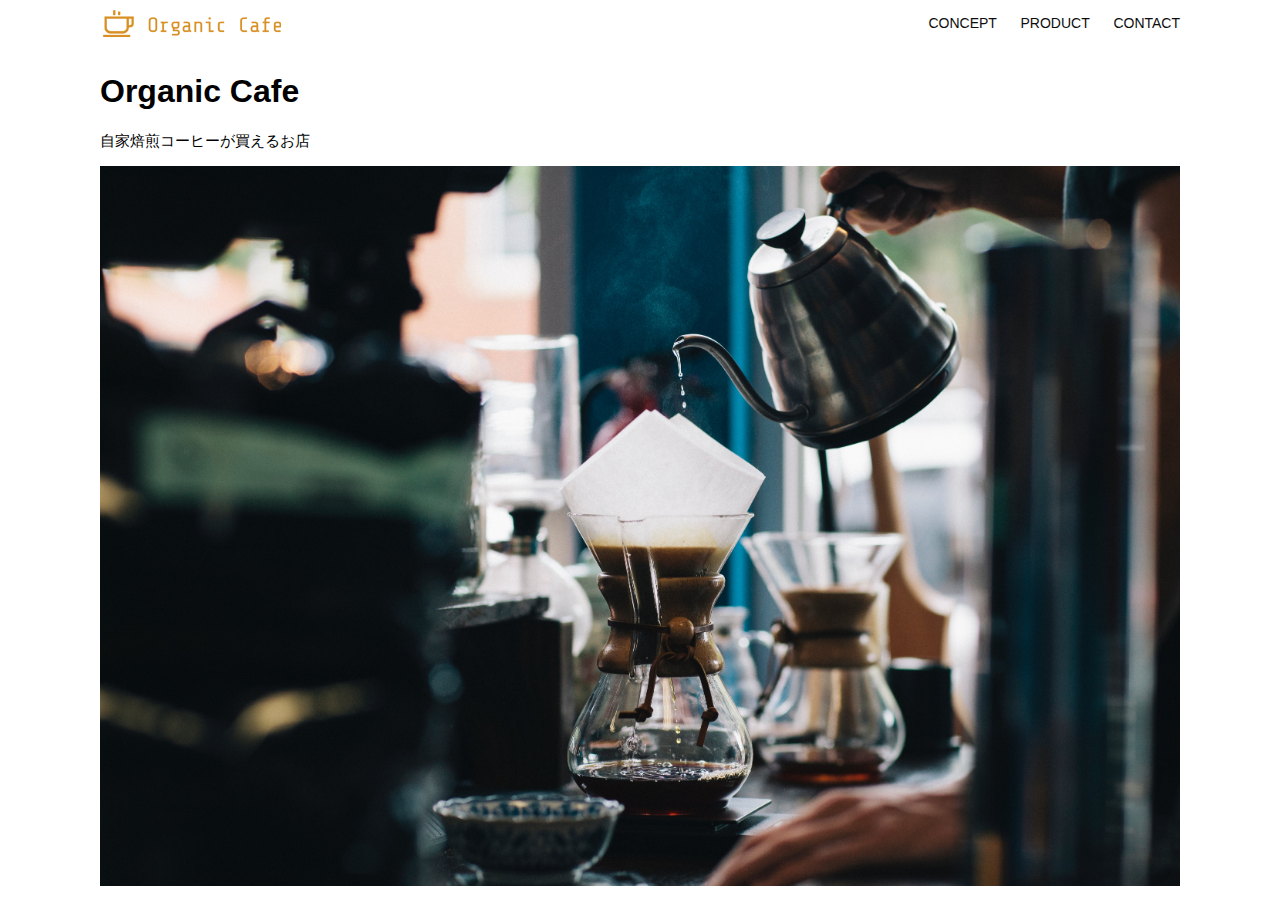
<file: kadai_013/index.html>
<!DOCTYPE html>
<html>
  <head>
    <title>Organic Cafe</title>
    <meta charset="UTF-8" />
    <meta name="description" content="自家焙煎のコーヒーがお家で楽しめるOrganic Cafe"/>
    <meta name="viewport" content="width=device-width, initial-scale=1.0" />
    <link rel="stylesheet" href="style.css" />
  </head>
  <body>
    <!-- ヘッダー -->
    <header>
      <!-- ロゴ -->
      <a href="index.html" id="logo"><img src="images/logo.png" alt="トップページに戻る"/></a>

      <!-- PC用ナビゲーション -->
      <nav id="nav-pc">
        <a href="index.html#concept">CONCEPT</a>
        <a href="index.html#product">PRODUCT</a>
        <a href="index.html#contact">CONTACT</a>
      </nav>

<!-- スマホ用メニューボタン -->
<img id="menu-sp" src="images/button-menu.png" alt="ナビゲーションを開く" onclick="document.getElementById('nav-sp').style.display = 'block'">

<!-- スマホ用ナビゲーション -->
 <nav id="nav-sp">
  <ul>
    <li>
     <img id="close" src="images/button-close.png" alt="ナビゲーションを閉じる" onclick="document.getElementById('nav-sp').style.display = 'none'">
    </li>
    <li>
     <a id="logo-sp" href="index.html" onclick="document.getElementById('nav-sp').style.display = 'none'">
      <img src="images/logo-sp.png" alt="トップページに戻る"> 
     </a>
    </li>
    <li>
      <a class="menu" href="index.html#concept" onclick="document.getElementById('nav-sp').style.display = 'none'">concept</a>
      </a> 
     </li> 
    <li>
     <a class="menu" href="index.html#product" onclick="document.getElementById('nav-sp').style.display = 'none'">product</a>
     </a> 
    </li> 
    <li>
     <a class="menu" href="index.html#contact" onclick="document.getElementById('nav-sp').style.display = 'none'">contact</a>
     </a>
    </li> 
  </ul>
 </nav> 
</header>


    <main>
      <article>
        <!-- メインビジュアル -->
        <section id="main-visual">
          <div id="main-message">
            <h1>Organic Cafe</h1>
            <p>自家焙煎コーヒーが買えるお店</p>
          </div>
          <img src="images/main-image.jpg" alt="コーヒーをハンドドリップで淹れる画像"/>
        </section>
      </article>
    </main>
  </body>
</html>
</file>
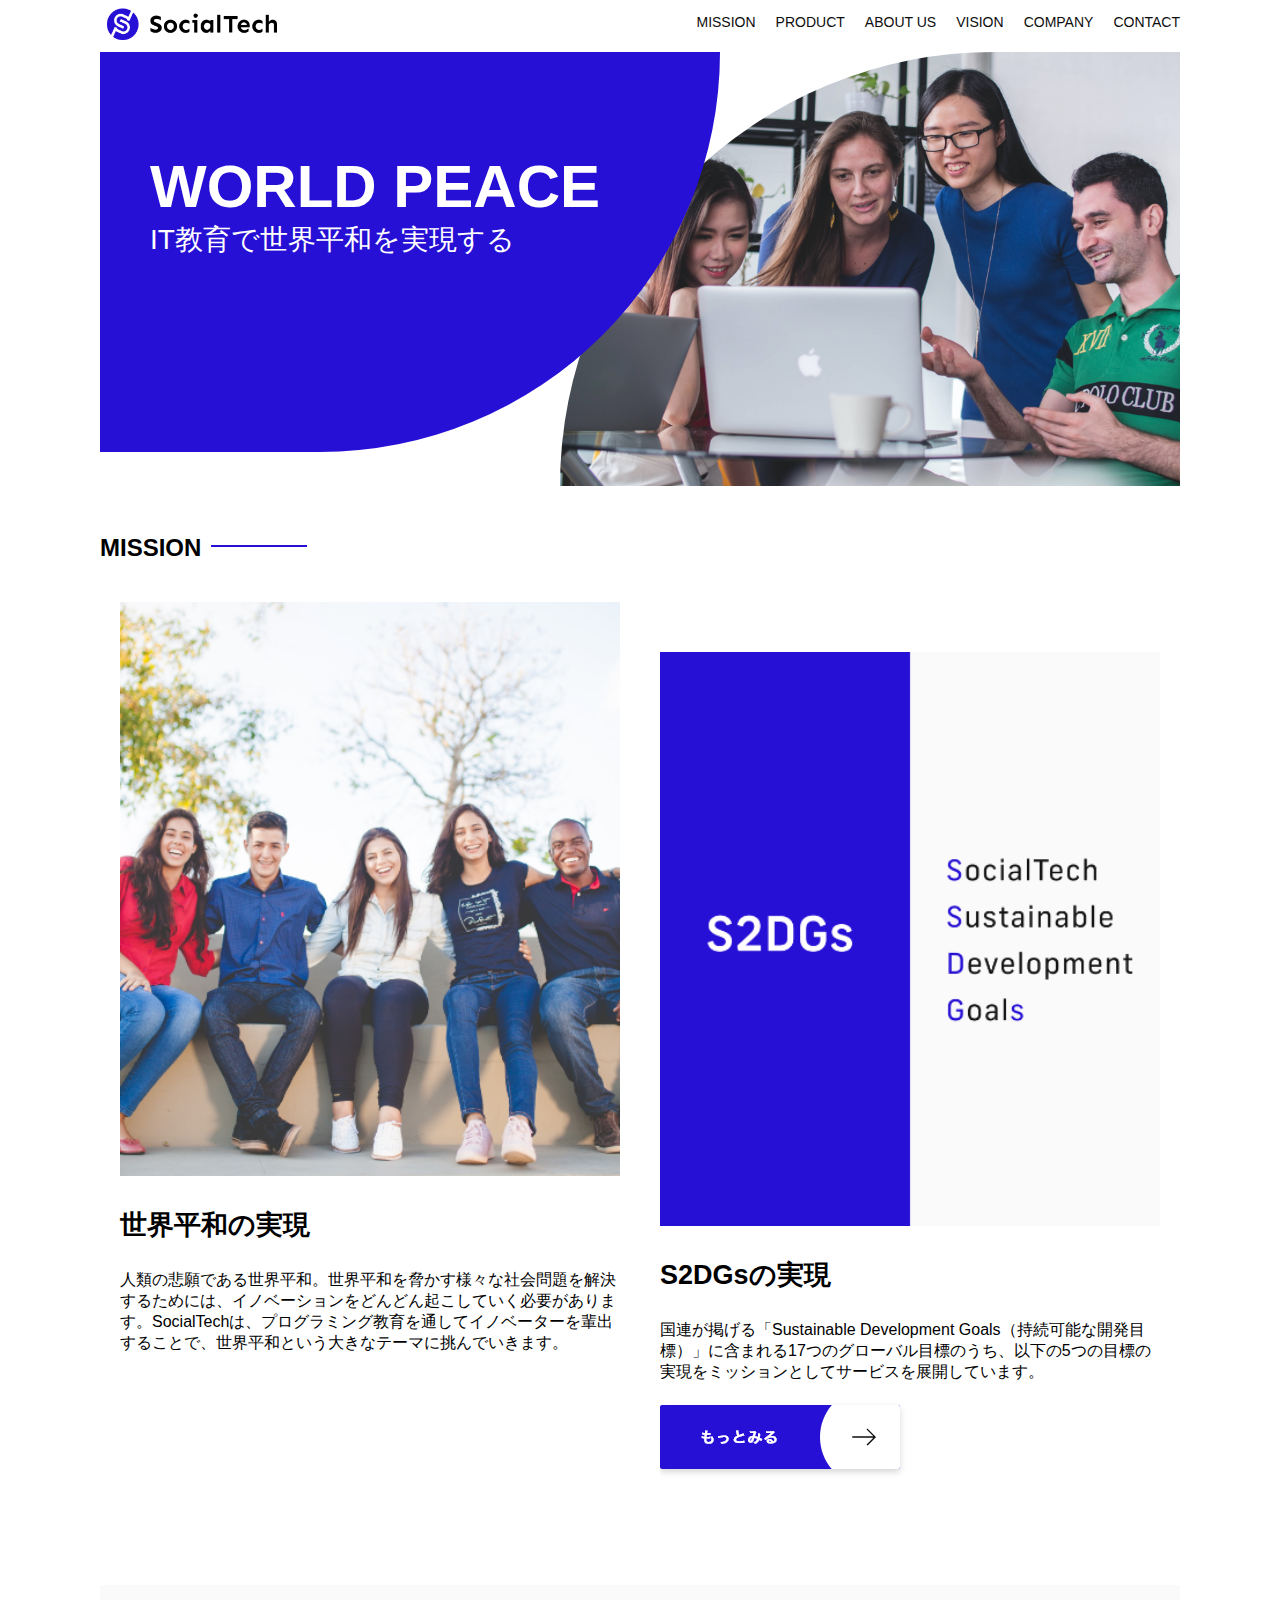
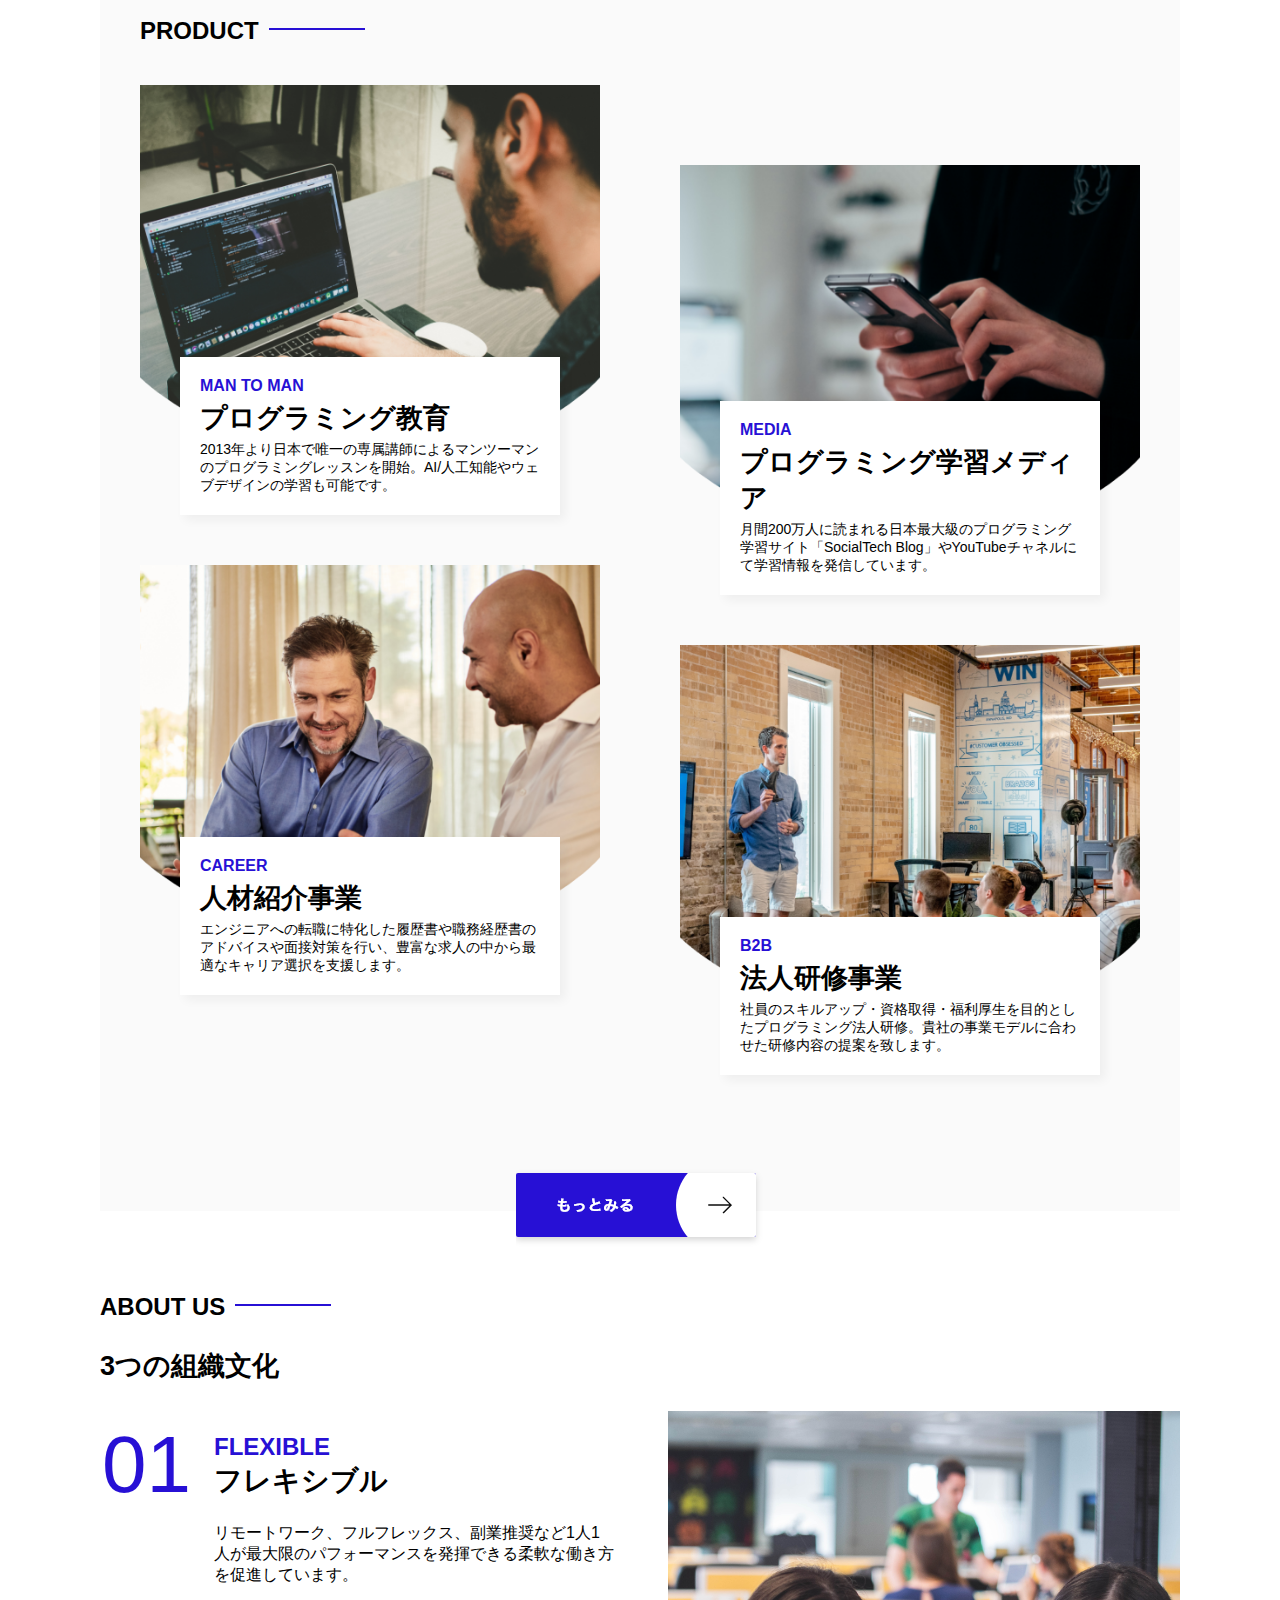
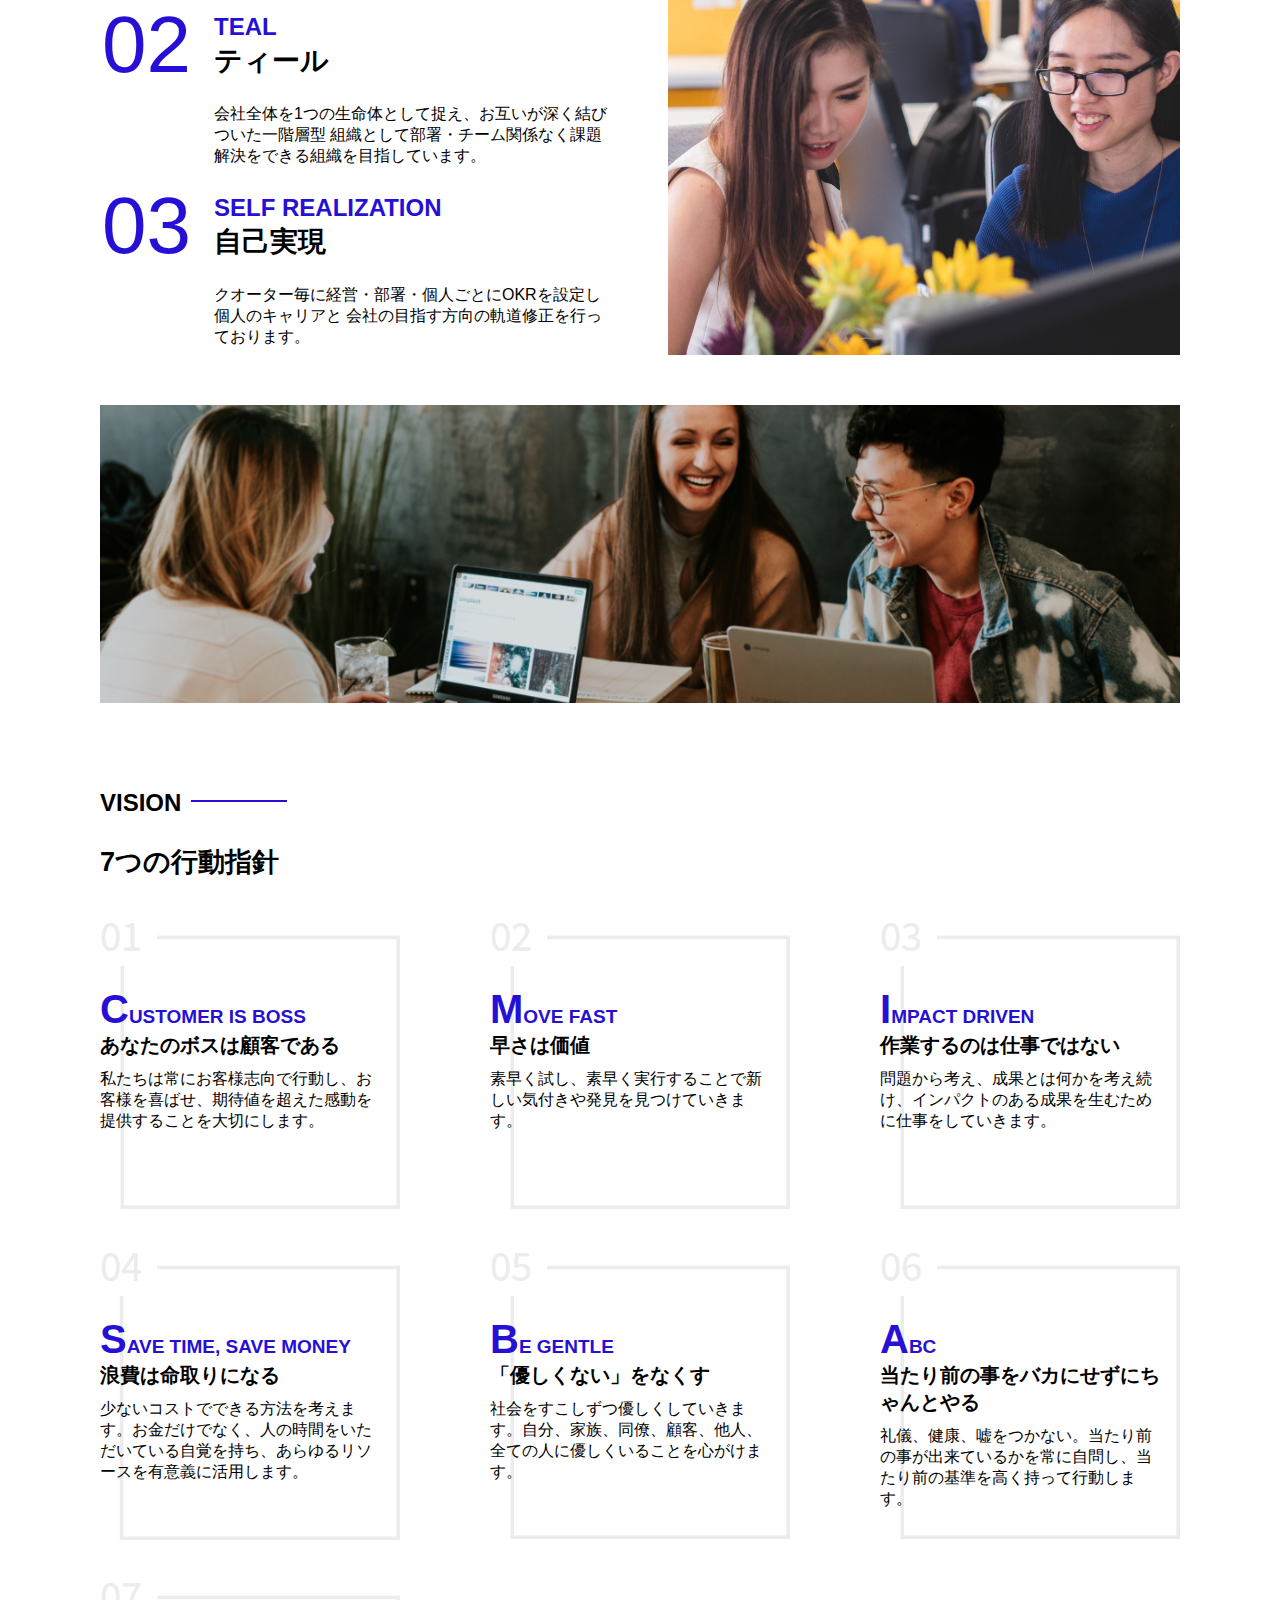
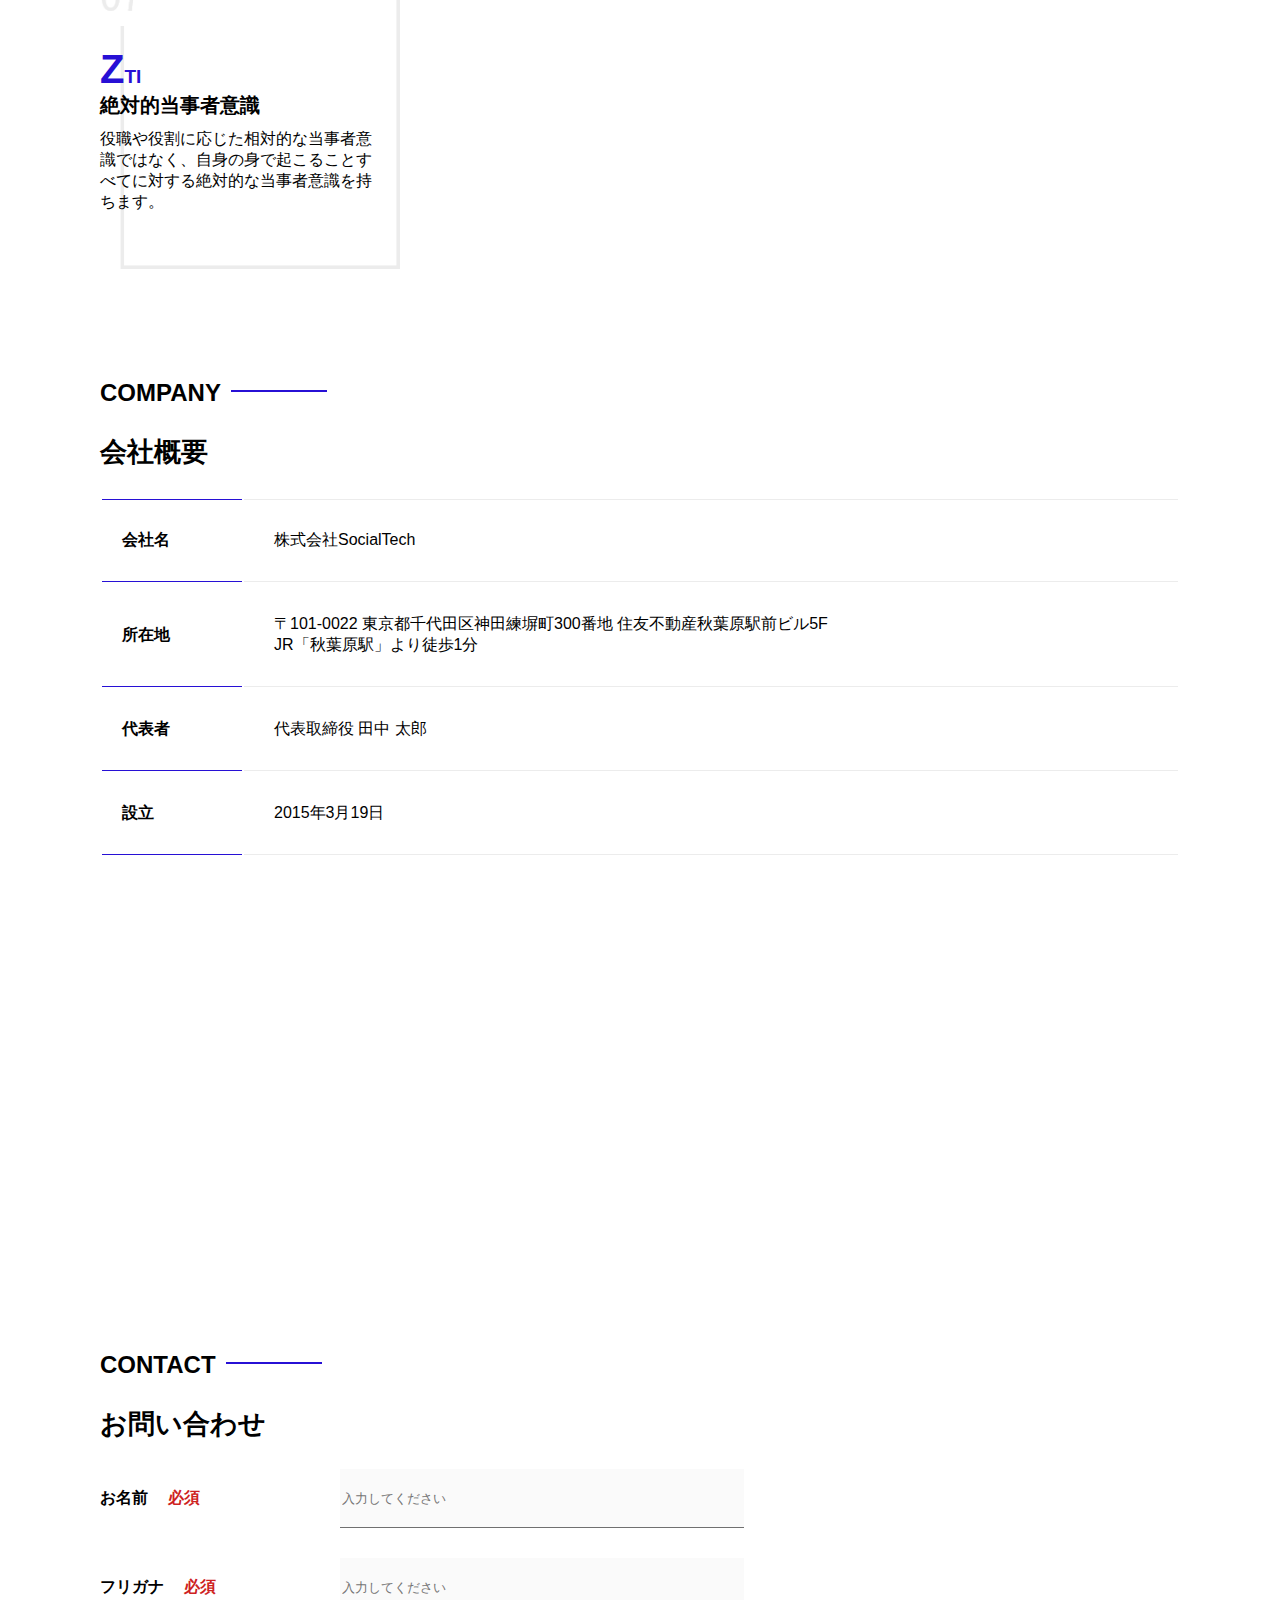
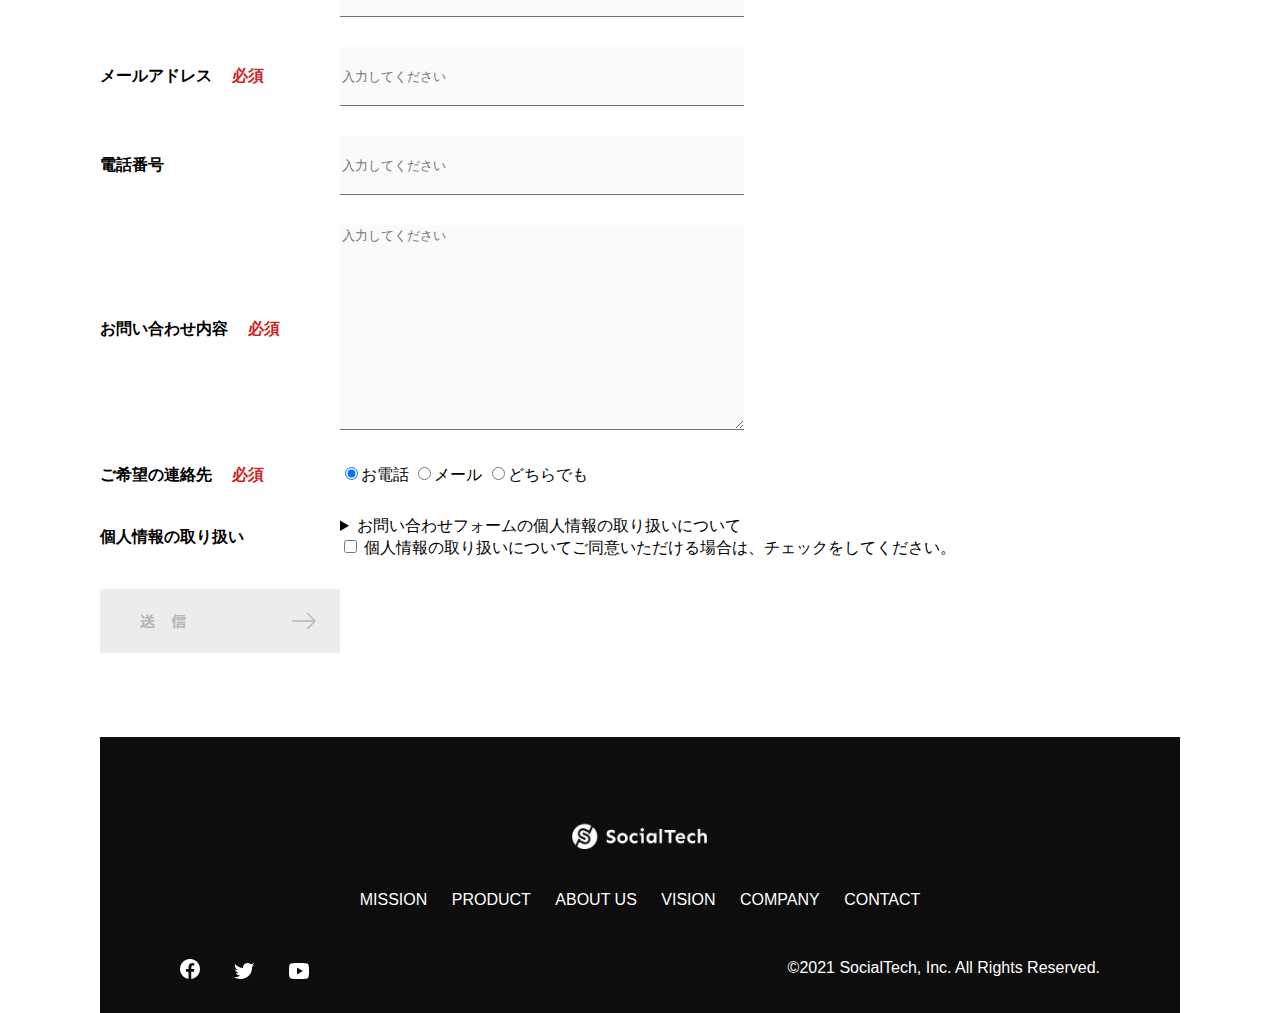
<file: kadai_tutorial_output/index.html>
<!DOCTYPE html>
<html>
 <head>
    <title>SocialTech</title>
    <meta charset="UTF-8">
    <meta name="description" content="SocialTechはEdTech業界のリーディングカンパニーを目指します。">
    <meta name="viewport" content="width=device-width, initial-scale=1.0">
    <link rel="stylesheet" href="style.css">
</head>
 <body>
    <!-- ヘッダー -->
  <header>
    <!-- ロゴ -->
    <a href="index.html" id="logo">
        <img src="images/logo.png" alt="トップページに戻る">
      </a>

          <!-- PC用ナビゲーション -->
    <nav id="nav-pc">
        <ul>
         <li><a href="mission.html">MISSION</a></li>
         <li><a href="product.html">PRODUCT</a></li>
         <li><a href="index.html#aboutus">ABOUT US</a></li>
         <li><a href="index.html#vision">VISION</a></li>
         <li><a href="index.html#company">COMPANY</a></li>
         <li><a href="index.html#contact">CONTACT</a></li>
        </ul>
    </nav>

    <!-- スマホ用メニューボタン -->
    <button id="menu-sp" onclick="document.getElementById('nav-sp').style.display = 'block'">
      <img src="images/button-menu.png" alt="ナビゲーションを開く">
    </button>
    <!-- スマホ用ナビゲーション -->
       <div id="nav-sp">
         <button id="close" onclick="document.getElementById('nav-sp').style.display = 'none'">
           <img src="images/button-close.png" alt="ナビゲーションを閉じる">
         </button>
 
         <nav>
           <ul>
             <li>
               <a id="logo-sp" href="index.html" onclick="document.getElementById('nav-sp').style.display = 'none'"><img src="images/logo-sp.png" alt="トップページに戻る"></a>
             </li>
             <li><a class="menu" href="mission.html" onclick="document.getElementById('nav-sp').style.display = 'none'">MISSION</a></li>
             <li><a class="menu" href="product.html" onclick="document.getElementById('nav-sp').style.display = 'none'">PRODUCT</a></li>
             <li><a class="menu" href="index.html#aboutus" onclick="document.getElementById('nav-sp').style.display = 'none'">ABOUT US</a></li>
             <li><a class="menu" href="index.html#vision" onclick="document.getElementById('nav-sp').style.display = 'none'">VISION</a></li>
             <li><a class="menu" href="index.html#company" onclick="document.getElementById('nav-sp').style.display = 'none'">COMPANY</a></li>
             <li><a class="menu" href="index.html#contact" onclick="document.getElementById('nav-sp').style.display = 'none'">CONTACT</a></li>
           </ul>
         </nav>
         <div id="sns">
           <a href="https://www.facebook.com/sejuku2013">
             <img src="images/button-facebook.png" alt="Facebookのリンク">
           </a>
           <a href="https://twitter.com/samuraijuku">
             <img src="images/button-twitter.png" alt="Twitterのリンク">
           </a>
           <a href="https://www.youtube.com/channel/UCCFOQO5aDK0xXam4cUQXT8g">
             <img src="images/button-youtube.png" alt="YouTubeのリンク">
           </a>
         </div>
       </div>
      </header>
<main>
    <article>
           <!-- メインビジュアル -->
      <section id="main-visual">
        <div id="main-message">
            <h1>WORLD PEACE</h1>
            <p>IT教育で世界平和を実現する</p>
        </div>
        <img src="images/index/index-main.png" alt="PCの周りに集まる多国籍の仲間たち">
    </section>
    <!--ミッション-->
    <section id="mission">
      <h2 class="index-h2">MISSION</h2>
      <div id="mission-flex">
        <div>
          <img id="mission-photo" src="images/index/index-mission.png" alt="屋外のベンチで写真を撮影する多国籍の仲間たち">
          <h3>世界平和の実現</h3>
          <p>
            人類の悲願である世界平和。世界平和を脅かす様々な社会問題を解決するためには、イノベーションをどんどん起こしていく必要があります。SocialTechは、プログラミング教育を通してイノベーターを輩出することで、世界平和という大きなテーマに挑んでいきます。
          </p>
        </div>
        <div>
          <img id="s2dgs" src="images/index/s2dgs.png" alt="S2DGs">
          <h3>S2DGsの実現</h3>
          <p>国連が掲げる「Sustainable Development Goals（持続可能な開発目標）」に含まれる17つのグローバル目標のうち、以下の5つの目標の実現をミッションとしてサービスを展開しています。</p>
          <a href="mission.html">
            <img src="images/button-more.png" alt="もっとみる">
          </a>
        </div>
      </div>
    </section>
     <!-- プロダクト -->
     <section id="product">
      <h2 class="index-h2">PRODUCT</h2>
       <div class="product-flex">
        <div id="product-left">
          <div>
            <img class="product-photo" src="images/index/index-mantoman.png" alt="PCでコードを書く男性">
            <div class="product-explain">
              <span>MAN TO MAN</span>
              <h3>プログラミング教育</h3>
              <p>2013年より日本で唯一の専属講師によるマンツーマンのプログラミングレッスンを開始。AI/人工知能やウェブデザインの学習も可能です。</p>
            </div>
          </div>
          <div>
            <img class="product-photo" src="images/index/index-career.png" alt="笑顔で話し合う2人の男性">
            <div class="product-explain">
              <span>CAREER</span>
              <h3>人材紹介事業</h3>
              <p>エンジニアへの転職に特化した履歴書や職務経歴書のアドバイスや面接対策を行い、豊富な求人の中から最適なキャリア選択を支援します。</p>
            </div>
          </div>
        </div>
        <div id="product-right">
          <div>
            <img class="product-photo" src="images/index/index-media.png" alt="スマートフォンを操作する人">
            <div class="product-explain">
              <span>MEDIA</span>
              <h3>プログラミング学習メディア</h3>
              <p>月間200万人に読まれる日本最大級のプログラミング学習サイト「SocialTech Blog」やYouTubeチャネルにて学習情報を発信しています。</p>
            </div>
          </div>
          <div>
            <img class="product-photo" src="images/index/index-b2b.png" alt="講演中の男性とそれを聴く人々">
            <div class="product-explain">
              <span>B2B</span>
              <h3>法人研修事業</h3>
              <p>社員のスキルアップ・資格取得・福利厚生を目的としたプログラミング法人研修。貴社の事業モデルに合わせた研修内容の提案を致します。</p>
            </div>
          </div>
        </div>
      </div>
      <div id="product-more">
        <a href="product.html">
          <img src="images/button-more.png" alt="もっとみる">
        </a>
        </div>
       </div>
     </section>
       <!-- ABOUT US -->
       <section id="aboutus">
        <h2 class="index-h2">ABOUT US</h2>
        <h3>3つの組織文化</h3>
        <div>
          <table class="culture-table">
            <tr>
              <td class="culture-num">01</td>
              <th><span class="culture-en">FLEXIBLE</span><br>フレキシブル</th>
            </tr>
            <tr>
              <td>
                <!--空のセル-->
              </td>
              <td class="culture-description">リモートワーク、フルフレックス、副業推奨など1人1人が最大限のパフォーマンスを発揮できる柔軟な働き方を促進しています。</td>
            </tr>
            <tr>
              <td class="culture-num">02</td>
              <th><span class="culture-en">TEAL</span><br>ティール</th>
            </tr>
            <tr>
              <td>
                <!--空のセル-->
              </td>
              <td class="culture-description">会社全体を1つの生命体として捉え、お互いが深く結びついた一階層型 組織として部署・チーム関係なく課題解決をできる組織を目指しています。</td>
            </tr>
            <tr>
              <td class="culture-num">03</td>
              <th><span class="culture-en">SELF REALIZATION</span><br>自己実現</th>
            </tr>
            <tr>
              <td>
                <!--空のセル-->
              </td>
              <td class="culture-description">クオーター毎に経営・部署・個人ごとにOKRを設定し個人のキャリアと 会社の目指す方向の軌道修正を行っております。</td>
            </tr>
          </table>
          <img class="culture-img" src="images/index/index-aboutus1.png" alt="笑顔で話し合う2人の女性">
        </div>
        <img class="culture-img2" src="images/index/index-aboutus2.png" alt="笑顔で話し合う3人の男女">
      </section>
     <!-- VISION -->
     <section id="vision">
      <h2 class="index-h2">VISION</h2>
      <h3>7つの行動指針</h3>
      <div>
        <div class="vision-box">
          <img src="images/index/vision-01.png" alt="01">
          <div>
            <h4>CUSTOMER IS BOSS</h4>
            <h5>あなたのボスは顧客である</h5>
            <p>私たちは常にお客様志向で行動し、お客様を喜ばせ、期待値を超えた感動を提供することを大切にします。</p>
          </div>
        </div>
        <div class="vision-box">
          <img src="images/index/vision-02.png" alt="02">
          <div>
            <h4>MOVE FAST</h4>
            <h5>早さは価値</h5>
            <p>素早く試し、素早く実行することで新しい気付きや発見を見つけていきます。</p>
          </div>
        </div>
        <div class="vision-box">
          <img src="images/index/vision-03.png" alt="03">
          <div>
            <h4>IMPACT DRIVEN</h4>
            <h5>作業するのは仕事ではない</h5>
            <p>問題から考え、成果とは何かを考え続け、インパクトのある成果を生むために仕事をしていきます。</p>
          </div>
        </div>
        <div class="vision-box">
          <img src="images/index//vision-04.png" alt="04">
          <div>
            <h4>SAVE TIME, SAVE MONEY</h4>
            <h5>浪費は命取りになる</h5>
            <p>少ないコストでできる方法を考えます。お金だけでなく、人の時間をいただいている自覚を持ち、あらゆるリソースを有意義に活用します。</p>
          </div>
        </div>
        <div class="vision-box">
          <img src="images/index/vision-05.png" alt="05">
          <div>
            <h4>BE GENTLE</h4>
            <h5>「優しくない」をなくす</h5>
            <p>社会をすこしずつ優しくしていきます。自分、家族、同僚、顧客、他人、全ての人に優しくいることを心がけます。</p>
          </div>
        </div>
        <div class="vision-box">
          <img src="images/index/vision-06.png" alt="06">
          <div>
            <h4>ABC</h4>
            <h5>当たり前の事をバカにせずにちゃんとやる</h5>
            <p>礼儀、健康、嘘をつかない。当たり前の事が出来ているかを常に自問し、当たり前の基準を高く持って行動します。</p>
          </div>
        </div>
        <div class="vision-box">
          <img src="images/index/vision-07.png" alt="07">
          <div>
            <h4>ZTI</h4>
            <h5>絶対的当事者意識</h5>
            <p>役職や役割に応じた相対的な当事者意識ではなく、自身の身で起こることすべてに対する絶対的な当事者意識を持ちます。</p>
          </div>
        </div>
      </div>
    </section>
     <!-- COMPANY -->
     <section id="company">
      <h2 class="index-h2">COMPANY</h2>
      <h3>会社概要</h3>
      <table id="company-table">
        <tr>
          <th class="tableheader tableheader-first">会社名</th>
          <td class="cell cell-first">株式会社SocialTech</td>
        </tr>
        <tr>
          <th class="tableheader">所在地</th>
          <td class="cell">〒101-0022 東京都千代田区神田練塀町300番地 住友不動産秋葉原駅前ビル5F<br>JR「秋葉原駅」より徒歩1分</td>
        </tr>
        <tr>
          <th class="tableheader">代表者</th>
          <td class="cell">代表取締役 田中 太郎</td>
        </tr>
        <tr>
          <th class="tableheader">設立</th>
          <td class="cell">2015年3月19日</td>
        </tr>
      </table>
      <iframe 
 src="https://www.google.com/maps/embed?pb=!1m18!1m12!1m3!1d3240.0688551336807!2d139.7720776771055!3d35.69992317258124!2m3!1f0!2f0!3f0!3m2!1i1024!2i768!4f13.1!3m3!1m2!1s0x60188fee13660e23%3A0x77137876edf742ac!2z5L2P5Y-L5LiN5YuV55Sj56eL6JGJ5Y6f6aeF5YmN44OT44Or!5e0!3m2!1sja!2sjp!4v1704858013291!5m2!1sja!2sjp" 
 style="border: 0" allowfullscreen="" loading="lazy">
 </iframe>
    </section>
    <!-- お問い合わせフォーム -->
    <section id="contact">
      <h2 class="index-h2">CONTACT</h2>
      <h3>お問い合わせ</h3>
      <form>
        <div>
          <div class="contact-heading">
            <label class="contact-label">お名前<span class="contact-span">必須</span></label>
          </div>
          <div>
            <input type="text" name="name" placeholder="入力してください" class="contact-textbox">
          </div>
        </div>
        <div>
          <div class="contact-heading">
            <label class="contact-label">フリガナ<span class="contact-span">必須</span></label>
          </div>
          <div>
            <input type="text" name="hurigana" placeholder="入力してください" class="contact-textbox">
          </div>
        </div>
        <div>
          <div class="contact-heading">
            <label class="contact-label">メールアドレス<span class="contact-span">必須</span></label>
          </div>
          <div>
            <input type="text" name="email" placeholder="入力してください" class="contact-textbox">
          </div>
        </div>
        <div>
          <div class="contact-heading">
            <label class="contact-label">電話番号</label>
          </div>
          <div>
            <input type="text" name="tel" placeholder="入力してください" class="contact-textbox">
          </div>
        </div>
        <div>
          <div class="contact-heading">
            <label class="contact-label">お問い合わせ内容<span class="contact-span">必須</span></label>
          </div>
          <div>
            <textarea class="contact-textarea" placeholder="入力してください" name="message"></textarea>
          </div>
        </div>
        <div>
          <div class="contact-heading">
            <label class="contact-label">ご希望の連絡先<span class="contact-span">必須</span></label>
          </div>
          <div>
            <input class="radiobutton" type="radio" value="tel" name="contact" checked><label>お電話</label>
            <input class="radiobutton" type="radio" value="mail" name="contact"><label>メール</label>
            <input class="radiobutton" type="radio" value="both" name="contact"><label>どちらでも</label>
          </div>
        </div>
        <div>
          <div class="contact-heading">
            <label class="contact-label">個人情報の取り扱い</label>
          </div>
          <div>
            <details>
              <summary>お問い合わせフォームの個人情報の取り扱いについて</summary>
              <div>
                <dl>
                  <dt>１．組織の名称又は氏名</dt>
                  <dd>株式会社SocialTech</dd>
                  <dt>２．個人情報保護管理者（若しくはその代理人）の氏名又は職名、所属及び連絡先</dt>
                  <dd>
                    <p>鈴木 一郎 コーポレート部</p>
                    <p>メールアドレス：samurai@example.com</p>
                    <p>TEL：03-1234-5678</p>
                  </dd>
                  <dt>３．個人情報の利用目的</dt>
                  <dd>
                    <ul>
                      <li>本サービス及び本サービスに関連する情報の提供又はそれらに関する連絡のため</li>
                      <li>ユーザーの本人確認のため</li>
                      <li>当社サービスのご案内のため</li>
                      <li>当社の商品等の広告または宣伝（電子メールによるものを含むものとします。）</li>
                    </ul>
                  </dd>
                  <dt>４．個人情報の取り扱い業務の委託</dt>
                  <dd>個人情報の取扱業務の全部または一部を外部に業務委託する場合があります。その際、弊社は、個人情報を適切に保護できる管理体制を敷き実行していることを条件として委託先を厳選したうえで、機密保持契約を委託先と締結し、お客様の個人情報を厳密に管理させます。</dd>
                  <dt>５．個人情報の開示等の請求</dt>
                  <dd>
                    お客様は、弊社に対してご自身の個人情報の開示等（利用目的の通知、開示、内容の訂正・追加・削除、利用の停止または消去、第三者への提供の停止）に関して、当社問合わせ窓口に申し出ることができます。<br>
                    その際、弊社はお客様ご本人を確認させていただいたうえで、合理的な期間内に対応いたします。<br>
                    なお、個人情報に関する弊社問合わせ先は、次の通りです。
                  </dd>
                  <dd>
                    <p>株式会社SocialTech　個人情報問合せ窓口</p>
                    <p>〒150-0043　東京都千代田区神田練塀町300番地 住友不動産秋葉原駅前ビル5F</p>
                    <p>メールアドレス：samurai@example.com　TEL：03-1234-5678</p>
                  </dd>

                  <dt>６．個人情報を提供されることの任意性について</dt>
                  <dd>お客様がご自身の個人情報を弊社に提供されるか否かは、お客様のご判断によりますが、もしご提供されない場合には、適切なサービスが提供できない場合がありますので予めご了承ください。</dd>
                </dl>
              </div>
            </details>
            <input type="checkbox" name="agree">
            <span>個人情報の取り扱いについてご同意いただける場合は、チェックをしてください。</span>
          </div>
        </div>
        <input type="image" src="images/button-submit.png" alt="送信する">
      </form>
    </section>
    </article>
  </main>
  <footer>
    <div id="footer-logo">
      <img src="images/logo-sp.png" alt="SocialTech">
    </div>
    <div id="footer-link">
      <a href="mission.html">MISSION</a>
      <a href="product.html">PRODUCT</a>
      <a href="index.html#aboutus">ABOUT US</a>
      <a href="index.html#vision">VISION</a>
      <a href="index.html#company">COMPANY</a>
      <a href="index.html#contact">CONTACT</a>
    </div>
    <div id="sns-footer">
      <div class="sns-btns">
        <a href="https://www.facebook.com/sejuku2013"><img src="images/button-facebook.png" alt="Facebookのリンク"></a>
        <a href="https://twitter.com/samuraijuku"><img src="images/button-twitter.png" alt="Twitterのリンク"></a>
        <a href="https://www.youtube.com/channel/UCCFOQO5aDK0xXam4cUQXT8g"><img src="images/button-youtube.png" alt="YouTubeのリンク"></a>
      </div>
      <p id="copyright">&copy;2021 SocialTech, Inc. All Rights Reserved.</p>
    </div>

  </footer>
</body>

</html>
      </section>
        </div>
      </section>
    </article>
  </main>
 </body>
 </html>
</file>
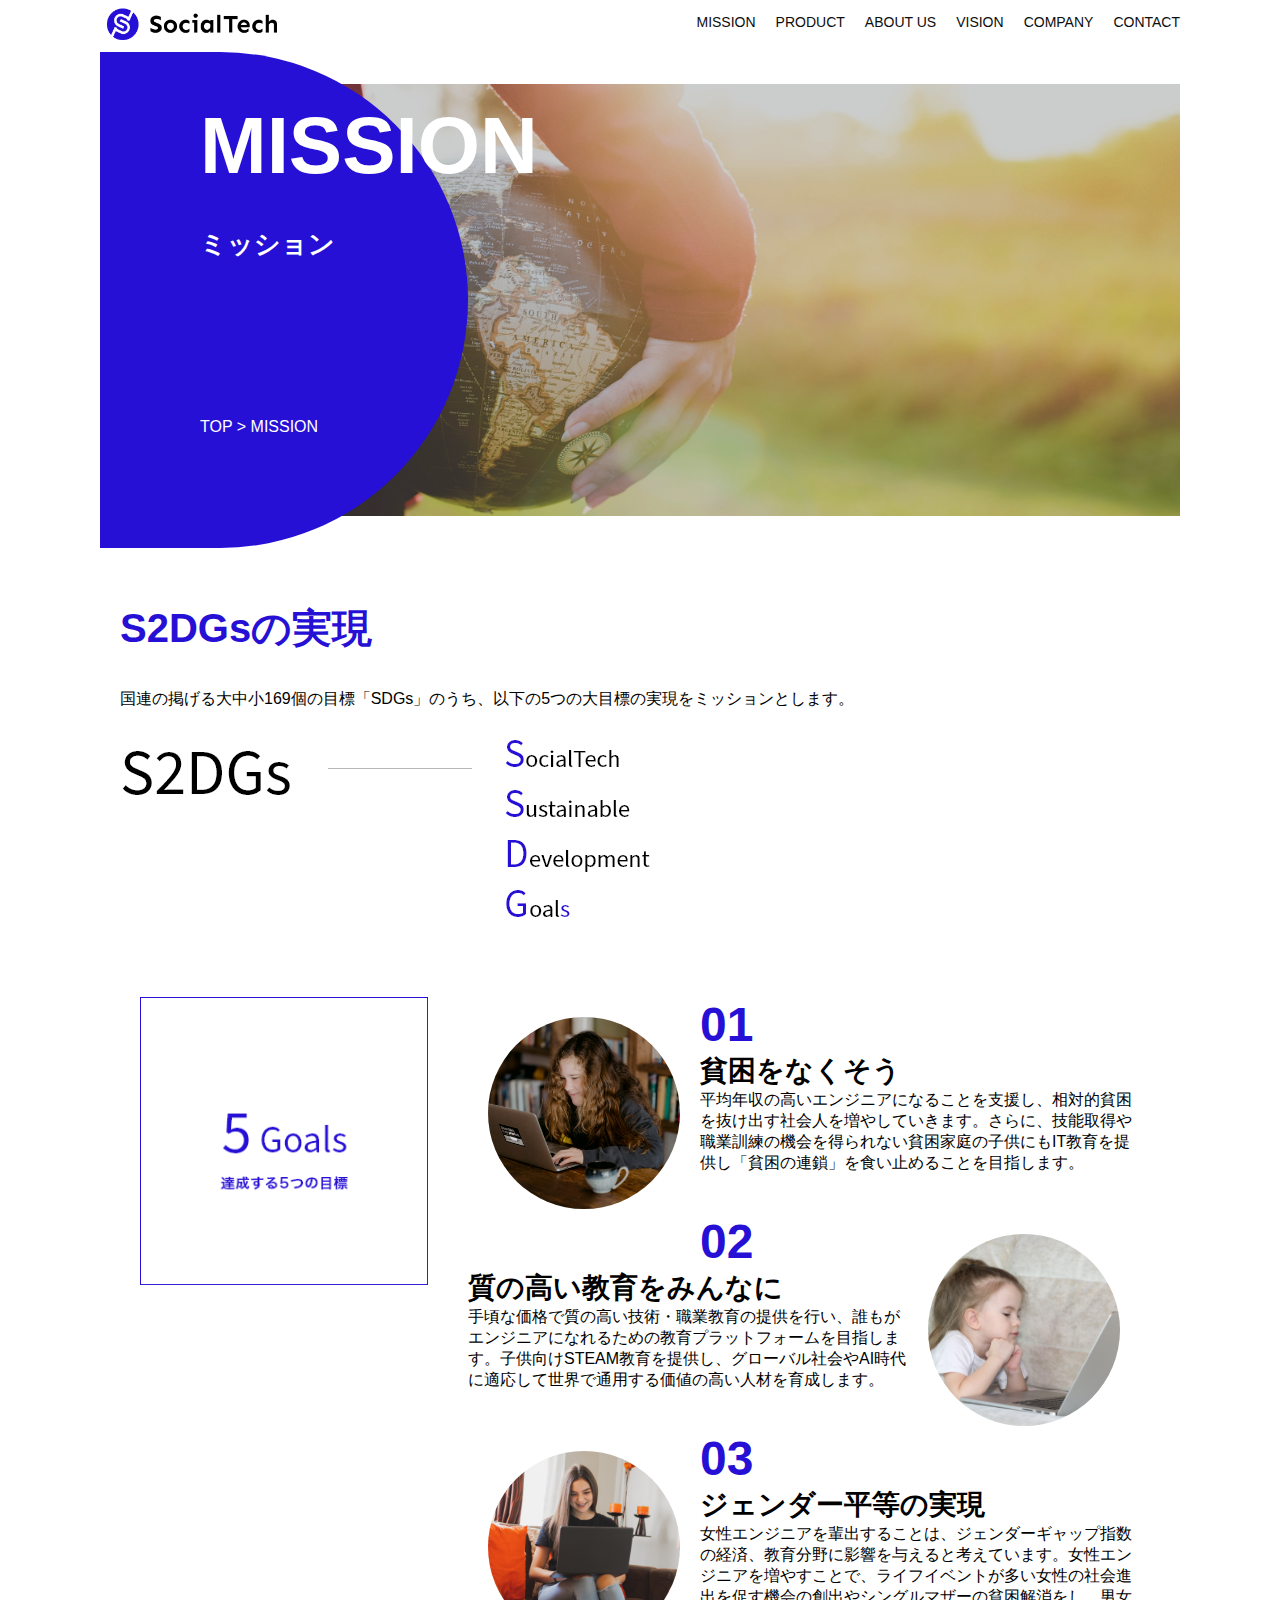
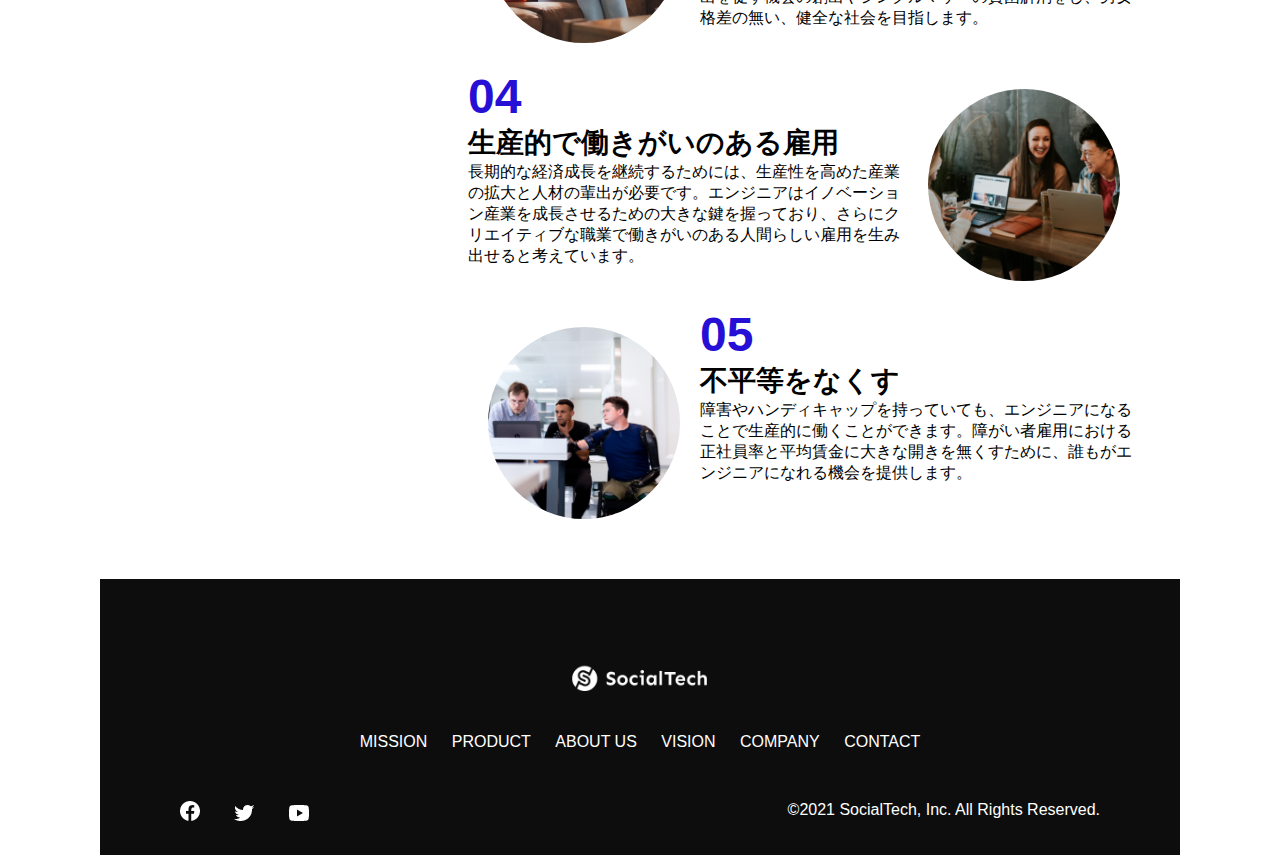
<file: kadai_tutorial_output/mission.html>
<!DOCTYPE html>
<html>
  <head>
    <title>SocialTech - MISSION ミッション -</title>
    <meta charset="utf-8">
    <meta name="description" content="SocialTechが目指す5つの目標（S2DGs）を紹介します">
    <meta name="viewport" content="width=device-width, initial-scale=1.0">
    <link rel="stylesheet" href="style.css">
  </head>

  <body>
    <!-- ヘッダー -->
    <header>
      <!-- ロゴ -->
      <a href="index.html" id="logo">
        <img src="images/logo.png" alt="トップページに戻る">
      </a>

      <!-- PC用ナビゲーション -->
      <nav id="nav-pc">
        <ul>
          <li><a href="mission.html">MISSION</a></li>
          <li><a href="product.html">PRODUCT</a></li>
          <li><a href="index.html#aboutus">ABOUT US</a></li>
          <li><a href="index.html#vision">VISION</a></li>
          <li><a href="index.html#company">COMPANY</a></li>
          <li><a href="index.html#contact">CONTACT</a></li>
        </ul>
      </nav>

      <!-- スマホ用メニューボタン -->
      <button id="menu-sp" onclick="document.getElementById('nav-sp').style.display = 'block'">
        <img src="images/button-menu.png" alt="ナビゲーションを開く">
      </button>

      <!-- スマホ用ナビゲーション -->
      <div id="nav-sp">
        <button id="close" onclick="document.getElementById('nav-sp').style.display = 'none'">
          <img src="images/button-close.png" alt="ナビゲーションを閉じる">
        </button>

        <nav>
          <ul>
            <li>
              <a id="logo-sp" href="index.html" onclick="document.getElementById('nav-sp').style.display = 'none'"><img src="images/logo-sp.png" alt="トップページに戻る"></a>
            </li>
            <li><a class="menu" href="mission.html" onclick="document.getElementById('nav-sp').style.display = 'none'">MISSION</a></li>
            <li><a class="menu" href="product.html" onclick="document.getElementById('nav-sp').style.display = 'none'">PRODUCT</a></li>
            <li><a class="menu" href="index.html#aboutus" onclick="document.getElementById('nav-sp').style.display = 'none'">ABOUT US</a></li>
            <li><a class="menu" href="index.html#vision" onclick="document.getElementById('nav-sp').style.display = 'none'">VISION</a></li>
            <li><a class="menu" href="index.html#company" onclick="document.getElementById('nav-sp').style.display = 'none'">COMPANY</a></li>
            <li><a class="menu" href="index.html#contact" onclick="document.getElementById('nav-sp').style.display = 'none'">CONTACT</a></li>
          </ul>
        </nav>
        <div id="sns">
          <a href="https://www.facebook.com/sejuku2013">
            <img src="images/button-facebook.png" alt="Facebookのリンク">
          </a>
          <a href="https://twitter.com/samuraijuku">
            <img src="images/button-twitter.png" alt="Twitterのリンク">
          </a>
          <a href="https://www.youtube.com/channel/UCCFOQO5aDK0xXam4cUQXT8g">
            <img src="images/button-youtube.png" alt="YouTubeのリンク">
          </a>
        </div>
      </div>
    </header>

    <main>
      <article>
        <section id="mission-main">
            <div class="mission-main-inner">
              <div id="mission-title">
                <h1>MISSION<br><span>ミッション</span></h1>
                <p>TOP > MISSION</p>
              </div>
            </div>
          </section>

          <section id="mission-s2dgs">
            <h2 class="mission-h2">S2DGsの実現</h2>
            <p>国連の掲げる大中小169個の目標「SDGs」のうち、以下の5つの大目標の実現をミッションとします。</p>
            <img src="images/mission/mission-s2dgs.png" alt="S2DGs">
          </section>
          
          <section id="mission-five-goals">
            <div class="five-goals-image">
              <img src="images/mission/mission-5goals.png" alt="5Goals">
            </div>

            <div class="five-goals-read">
              <div>
                <img class="fivegoals-image-left" src="images/mission/mission-5goals01.png" alt="PCを操作する女の子">
                <span class="fivegoals-number">01</span>
                <h3 class="fivegoals-h3">貧困をなくそう</h3>
                <p class="fivegoals-p">平均年収の高いエンジニアになることを支援し、相対的貧困を抜け出す社会人を増やしていきます。さらに、技能取得や職業訓練の機会を得られない貧困家庭の子供にもIT教育を提供し「貧困の連鎖」を食い止めることを目指します。</p>
              </div>
              <div>
                <img class="fivegoals-image-right" src="images/mission/mission-5goals02.png" alt="PCを見つめる小さい女の子">
                <span class="fivegoals-number">02</span>
                <h3 class="fivegoals-h3">質の高い教育をみんなに</h3>
                <p class="fivegoals-p">手頃な価格で質の高い技術・職業教育の提供を行い、誰もがエンジニアになれるための教育プラットフォームを目指します。子供向けSTEAM教育を提供し、グローバル社会やAI時代に適応して世界で通用する価値の高い人材を育成します。</p>
              </div>
              <div>
                <img class="fivegoals-image-left" src="images/mission/mission-5goals03.png" alt="PCを操作する女性">
  
                <span class="fivegoals-number">03</span>
                <h3 class="fivegoals-h3">ジェンダー平等の実現</h3>
                <p class="fivegoals-p">女性エンジニアを輩出することは、ジェンダーギャップ指数の経済、教育分野に影響を与えると考えています。女性エンジニアを増やすことで、ライフイベントが多い女性の社会進出を促す機会の創出やシングルマザーの貧困解消をし、男女格差の無い、健全な社会を目指します。</p>
              </div>
              <div>
                <img class="fivegoals-image-right" src="images/mission/mission-5goals04.png" alt="笑顔で話し合う3人の男女">
                <span class="fivegoals-number">04</span>
                <h3 class="fivegoals-h3">生産的で働きがいのある雇用</h3>
                <p class="fivegoals-p">長期的な経済成長を継続するためには、生産性を高めた産業の拡大と人材の輩出が必要です。エンジニアはイノベーション産業を成長させるための大きな鍵を握っており、さらにクリエイティブな職業で働きがいのある人間らしい雇用を生み出せると考えています。</p>
              </div>
              <div>
                <img class="fivegoals-image-left" src="images/mission/mission-5goals05.png" alt="障害を持つ男性が生き生きと働く様子">
                <span class="fivegoals-number">05</span>
                <h3 class="fivegoals-h3">不平等をなくす</h3>
                <p class="fivegoals-p">障害やハンディキャップを持っていても、エンジニアになることで生産的に働くことができます。障がい者雇用における正社員率と平均賃金に大きな開きを無くすために、誰もがエンジニアになれる機会を提供します。</p>
              </div>
            </div>
          </section>
          
      </article>
    </main>

    <footer>
      <div id="footer-logo">
        <img src="images/logo-sp.png" alt="SocialTech">
      </div>
      <div id="footer-link">
        <a href="mission.html">MISSION</a>
        <a href="product.html">PRODUCT</a>
        <a href="index.html#aboutus">ABOUT US</a>
        <a href="index.html#vision">VISION</a>
        <a href="index.html#company">COMPANY</a>
        <a href="index.html#contact">CONTACT</a>
      </div>
      <div id="sns-footer">
        <div class="sns-btns">
          <a href="https://www.facebook.com/sejuku2013"><img src="images/button-facebook.png" alt="Facebookのリンク"></a>
          <a href="https://twitter.com/samuraijuku"><img src="images/button-twitter.png" alt="Twitterのリンク"></a>
          <a href="https://www.youtube.com/channel/UCCFOQO5aDK0xXam4cUQXT8g"><img src="images/button-youtube.png" alt="YouTubeのリンク"></a>
        </div>
        <p id="copyright">&copy;2021 SocialTech, Inc. All Rights Reserved.</p>
      </div>
    </footer>

  </body>
</html>
</file>
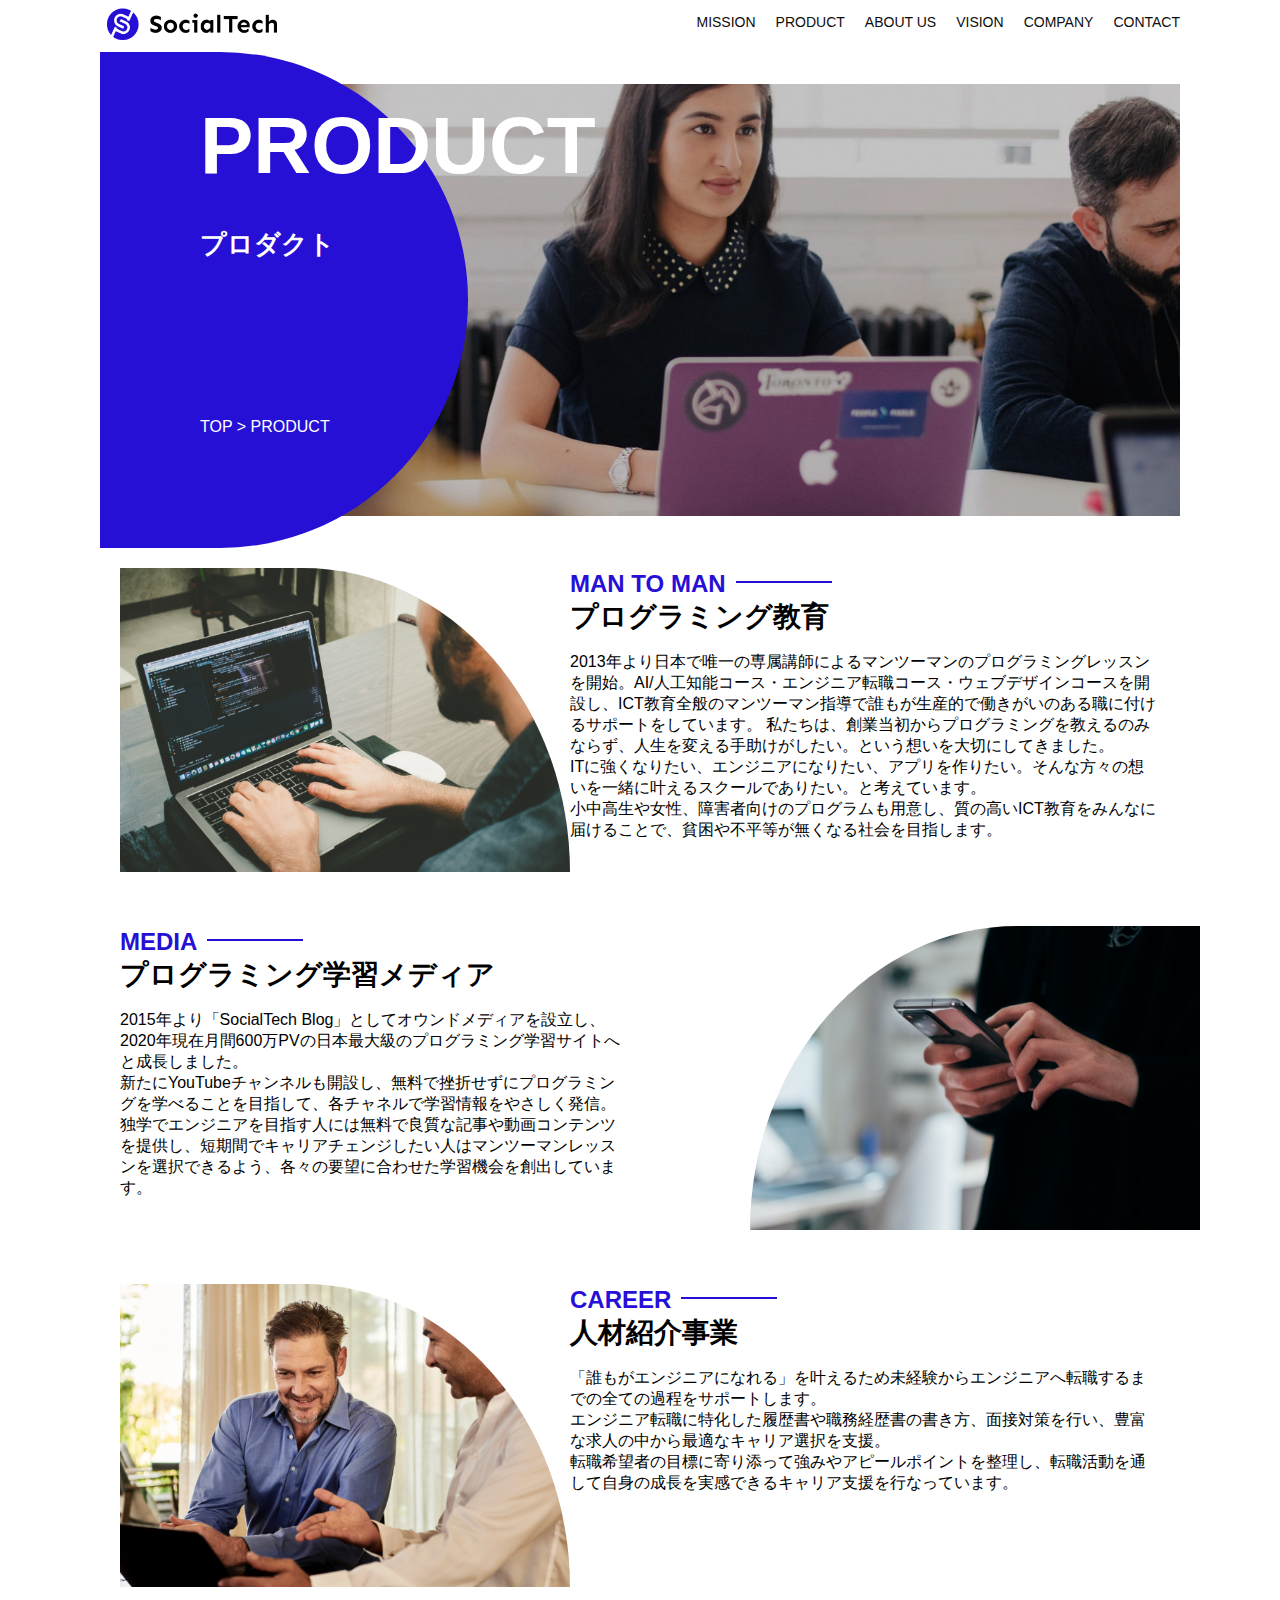
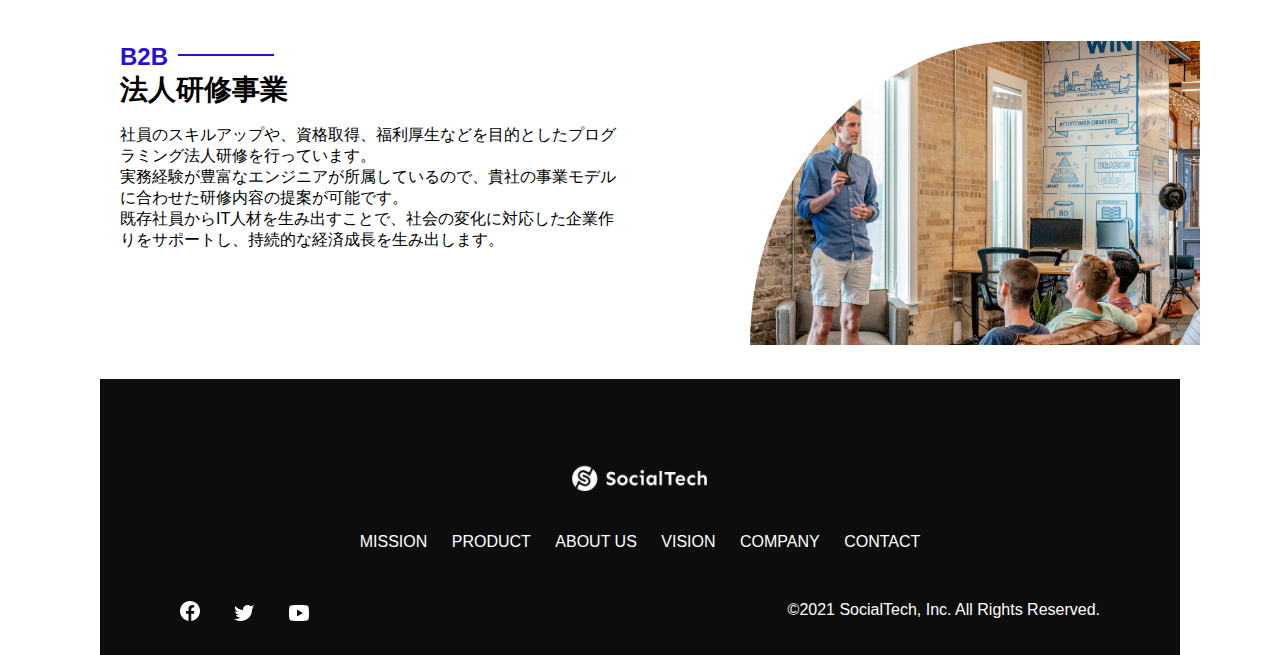
<file: kadai_tutorial_output/product.html>
<!DOCTYPE html>
<html>
  <head>
    <title>SocialTech -PRODUCT プロダクト-</title>
    <meta charset="utf-8">
    <meta name="description" content="SocialTechの4つのプロダクトを紹介します">
    <meta name="viewport" content="width=device-width, initial-scale=1.0">
    <link rel="stylesheet" href="style.css">
  </head>

  <body>
    <!-- ヘッダー -->
    <header>
      <!-- ロゴ -->
      <a href="index.html" id="logo">
        <img src="images/logo.png" alt="トップページに戻る">
      </a>

      <!-- PC用ナビゲーション -->
      <nav id="nav-pc">
        <ul>
          <li><a href="mission.html">MISSION</a></li>
          <li><a href="product.html">PRODUCT</a></li>
          <li><a href="index.html#aboutus">ABOUT US</a></li>
          <li><a href="index.html#vision">VISION</a></li>
          <li><a href="index.html#company">COMPANY</a></li>
          <li><a href="index.html#contact">CONTACT</a></li>
        </ul>
      </nav>

      <!-- スマホ用メニューボタン -->
      <button id="menu-sp" onclick="document.getElementById('nav-sp').style.display = 'block'">
        <img src="images/button-menu.png" alt="ナビゲーションを開く">
      </button>

      <!-- スマホ用ナビゲーション -->
      <div id="nav-sp">
        <button id="close" onclick="document.getElementById('nav-sp').style.display = 'none'">
          <img src="images/button-close.png" alt="ナビゲーションを閉じる">
        </button>

        <nav>
          <ul>
            <li>
              <a id="logo-sp" href="index.html" onclick="document.getElementById('nav-sp').style.display = 'none'"><img src="images/logo-sp.png" alt="トップページに戻る"></a>
            </li>
            <li><a class="menu" href="mission.html" onclick="document.getElementById('nav-sp').style.display = 'none'">MISSION</a></li>
            <li><a class="menu" href="product.html" onclick="document.getElementById('nav-sp').style.display = 'none'">PRODUCT</a></li>
            <li><a class="menu" href="index.html#aboutus" onclick="document.getElementById('nav-sp').style.display = 'none'">ABOUT US</a></li>
            <li><a class="menu" href="index.html#vision" onclick="document.getElementById('nav-sp').style.display = 'none'">VISION</a></li>
            <li><a class="menu" href="index.html#company" onclick="document.getElementById('nav-sp').style.display = 'none'">COMPANY</a></li>
            <li><a class="menu" href="index.html#contact" onclick="document.getElementById('nav-sp').style.display = 'none'">CONTACT</a></li>
          </ul>
        </nav>
        <div id="sns">
          <a href="https://www.facebook.com/sejuku2013">
            <img src="images/button-facebook.png" alt="Facebookのリンク">
          </a>
          <a href="https://twitter.com/samuraijuku">
            <img src="images/button-twitter.png" alt="Twitterのリンク">
          </a>
          <a href="https://www.youtube.com/channel/UCCFOQO5aDK0xXam4cUQXT8g">
            <img src="images/button-youtube.png" alt="YouTubeのリンク">
          </a>
        </div>
      </div>
    </header>

    <main>
      <article>

        <section id="product-main">
            <div class="product-main-inner">
              <div id="product-title">
                <h1>PRODUCT<br><span>プロダクト</span></h1>
                <p>TOP > PRODUCT</p>
              </div>
            </div>
          </section>

          <section class="product-section product-section-left">
            <div class="product-section-img">
              <img src="images/product/product-mantoman.png" alt="PCでコードを書く男性">
            </div>
            <div class="product-read">
              <h2 class="product-h2">MAN TO MAN</h2>
              <h3 class="product-h3">プログラミング教育</h3>
              <p>
                2013年より日本で唯一の専属講師によるマンツーマンのプログラミングレッスンを開始。AI/人工知能コース・エンジニア転職コース・ウェブデザインコースを開設し、ICT教育全般のマンツーマン指導で誰もが生産的で働きがいのある職に付けるサポートをしています。 私たちは、創業当初からプログラミングを教えるのみならず、人生を変える手助けがしたい。という想いを大切にしてきました。<br>ITに強くなりたい、エンジニアになりたい、アプリを作りたい。そんな方々の想いを一緒に叶えるスクールでありたい。と考えています。<br>小中高生や女性、障害者向けのプログラムも用意し、質の高いICT教育をみんなに届けることで、貧困や不平等が無くなる社会を目指します。
              </p>
            </div>
          </section>
  
          <section class="product-section product-section-right">
            <div class="product-read">
              <h2 class="product-h2">MEDIA</h2>
              <h3 class="product-h3">プログラミング学習メディア</h3>
              <p>2015年より「SocialTech Blog」としてオウンドメディアを設立し、2020年現在月間600万PVの日本最大級のプログラミング学習サイトへと成長しました。<br>新たにYouTubeチャンネルも開設し、無料で挫折せずにプログラミングを学べることを目指して、各チャネルで学習情報をやさしく発信。<br>独学でエンジニアを目指す人には無料で良質な記事や動画コンテンツを提供し、短期間でキャリアチェンジしたい人はマンツーマンレッスンを選択できるよう、各々の要望に合わせた学習機会を創出しています。</p>
            </div>
            <div class="product-section-img">
              <img src="images/product/product-media.png" alt="スマートフォンを操作する人">
            </div>
          </section>
  
          <section class="product-section product-section-left">
            <div class="product-section-img">
              <img src="images/product/product-career.png" alt="笑顔で話し合う2人の男性">
            </div>
            <div class="product-read">
              <h2 class="product-h2">CAREER</h2>
              <h3 class="product-h3">人材紹介事業</h3>
              <p>「誰もがエンジニアになれる」を叶えるため未経験からエンジニアへ転職するまでの全ての過程をサポートします。<br>エンジニア転職に特化した履歴書や職務経歴書の書き方、面接対策を行い、豊富な求人の中から最適なキャリア選択を支援。<br>転職希望者の目標に寄り添って強みやアピールポイントを整理し、転職活動を通して自身の成長を実感できるキャリア支援を行なっています。<br></p>
            </div>
          </section>
  
          <section class="product-section product-section-right">
            <div class="product-read">
              <h2 class="product-h2">B2B</h2>
              <h3 class="product-h3">法人研修事業</h3>
              <p>社員のスキルアップや、資格取得、福利厚生などを目的としたプログラミング法人研修を行っています。<br>実務経験が豊富なエンジニアが所属しているので、貴社の事業モデルに合わせた研修内容の提案が可能です。<br>既存社員からIT人材を生み出すことで、社会の変化に対応した企業作りをサポートし、持続的な経済成長を生み出します。</p>
            </div>
            <div class="product-section-img">
              <img src="images/product/product-b2b.png" alt="講演中の男性とそれを聴く人々">
            </div>
          </section>
          
      </article>
    </main>

    <footer>
      <div id="footer-logo">
        <img src="images/logo-sp.png" alt="SocialTech">
      </div>
      <div id="footer-link">
        <a href="mission.html">MISSION</a>
        <a href="product.html">PRODUCT</a>
        <a href="index.html#aboutus">ABOUT US</a>
        <a href="index.html#vision">VISION</a>
        <a href="index.html#company">COMPANY</a>
        <a href="index.html#contact">CONTACT</a>
      </div>
      <div id="sns-footer">
        <div class="sns-btns">
          <a href="https://www.facebook.com/sejuku2013"><img src="images/button-facebook.png" alt="Facebookのリンク"></a>
          <a href="https://twitter.com/samuraijuku"><img src="images/button-twitter.png" alt="Twitterのリンク"></a>
          <a href="https://www.youtube.com/channel/UCCFOQO5aDK0xXam4cUQXT8g"><img src="images/button-youtube.png" alt="YouTubeのリンク"></a>
        </div>
        <p id="copyright">&copy;2021 SocialTech, Inc. All Rights Reserved.</p>
      </div>
    </footer>
    
  </body>
</html>
</file>
<file: kadai_013/style.css>
/* PC、スマホ共通スタイル */
body {
  font-family: "Source Sans Pro", "Hiragino Kaku Gothic ProN", Meiryo, Arial,
    sans-serif;
}

p {
  font-size: 15px;
}

#main-visual>img {
  width: 100%;
}

/*================
PC用のスタイル 
=================*/
@media screen and (min-width: 768px) {
  /* 横幅設定 */
  body {
    max-width: 1080px;
    min-width: 960px;
    margin: 0 auto 0 auto;
  }

  /* ヘッダー */
  header {
    display: flex;
    justify-content: space-between;
  }

  /* ナビゲーションのレイアウト */
  #nav-pc {
    text-align: right;
    font-size: 14px;
    padding-top: 15px;
  }

  /* ナビゲーションのリンクの装飾設定 */
  #nav-pc>a {
    text-decoration: none;
    margin-left: 20px;
  }

  #nav-pc>a:link {
    color: #0d0d0d;
  }

  #nav-pc>a:visited {
    color: #0d0d0d;
  }

  #nav-pc>a:hover {
    color: #0d0d0d;
    text-decoration: underline;
  }

  #nav-pc>a:active {
    color: #0d0d0d;
  }
 
  #menu-sp {
    display: none; /* ハンバーガーメニューを非表示 */
  }
  #nav-sp {
    display: none;
  }
 
}

/*================
スマホ用のスタイル 
=================*/
  @media screen and (max-width:767px){
    body{
      min-width:375px;
      margin:0; 
    }
   
    #nav-pc {
     display:none; /* PCのナビゲーションを非表示 */
    }

/* ハンバーガーメニュー */
#menu-sp {
  display:block;
  float:right;
  padding:0;
}

/*スマホ用ナビゲーション*/
#nav-sp{
  background-color:#ce933e;
  position:absolute;
  left:0;
  top:0;
  height:100%;
  width:100%;
  display:none;
  z-index:100;
}

#nav-sp ul {
  padding-left:0;
}

#nav-sp li {
  list-style:none;
}

/*xボタン*/
#close {
  position:absolute;
  top:20px;
  right:20px;
}

/*ナビゲーションメニュー用ロゴ*/
#logo-sp {
  margin:80px 0 30px 20px;
}

#nav-sp a {
  display:block;
}

#nav-sp a:link {
  color:#ffffff;
}

#nav-sp a:visited {
  color:#ffffff;
}

#nav-sp a:hover {
  color:#ffffff;
  text-decoration:underline;
}

#nav-sp a:active {
  color:#ffffff;
}

#nav-sp .menu {
  text-decoration:none;
  display:block;
  margin: 0 20px 0 20px;
  height:44px;
  font-size:16px;
  background-image:url("images/arrow.png");
  background-repeat:no-repeat;
  background-position:right top;
}

  }
</file>
<file: kadai_tutorial_output/style.css>
/* PC、スマホ共通スタイル */
body {
    max-width: 1080px;
    margin: 0 auto 0 auto;
     font-family: "Source Sans Pro", "Hiragino Kaku Gothic ProN", Meiryo, Arial, sans-serif;
  }
  
  /* ヘッダー */
  header {
    display: flex;
    justify-content: space-between;
}

  /* ナビゲーションのレイアウト */
 #nav-pc {
    font-size: 14px;
  }
  
  #nav-pc ul {
    display: flex;
    padding-left: 0;
  }
  
  #nav-pc li {
    list-style: none;
  }
  
  /* ナビゲーションのリンクの装飾設定 */
  #nav-pc a {
    text-decoration: none;
    margin-left: 20px;
    color: #0d0d0d;
  }
  
  #nav-pc a:hover {
    text-decoration: underline;
  }
  
  /* スマホ用ナビを非表示 */
  #nav-sp,
  #menu-sp {
    display: none;
  }

  /* メインビジュアル*/
 #main-visual {
    position: relative;
    height: 400px;
  }

  #main-message {
    position: absolute;
    top: 0;
    left: 0;
    background-color: #2710d5;
    color: #ffffff;
    border-radius: 0 0 476px 0;
    max-width: 620px;
    height: 100%;
    width: 100%;
    z-index: 11;
  }

  #main-message > h1 {
    font-size: 60px;
    margin: 100px 0 0 50px;
  }
  
  #main-message > p { 
    font-size: 28px;
    margin: 0 0 0 50px;
  }

  #main-visual > img {
    max-width: 620px;
    border-radius: 476px 0 0 0;
    position: absolute;
    top: 0;
    right: 0;
    z-index: 10;
  }

  


  * 見出し */
 h2 {
   margin: 40px 0 0 0;
 }
 
 h2::after {
   content: url("images/line.png");
   margin-left: 10px;
 }
 
 h3 {
   font-size: 27px;
 }

 /* ミッション */
 #mission {
  margin: 80px auto 80px auto;
}

#mission-flex {
  display: flex;
}

#mission-flex > div {
  width: 50%;
  margin: 20px;
}

#mission-photo {
  width: 100%;
}

#s2dgs {
  margin-top: 50px;
  width: 100%;
}

/* プロダクト */
#product {
  background-color: #fafafa;
  margin: 80px 0 80px 0;
  padding: 10px 40px 0px 40px;
}

/* 外枠 */
#product .product-flex {
  margin-top: 40px;
  display: flex;
}

/* 左のカラム */
#product-left {
  width: 50%;
  margin-right: 20px;
}

/* 右のカラム */
#product-right {
  width: 50%;
  margin-left: 20px;
  margin-top: 80px;
}

/* 画像＋説明の枠 */
#product-left > div {
  position: relative;
  height: 480px;
  margin-right: 20px;
}
#product-right > div {
  position: relative;
  height: 480px;
  margin-left: 20px;
}

/* 画像 */
.product-photo {
  width: 100%;
}

/* 説明文の枠 */
.product-explain {
  background-color: #ffffff;
  position: absolute;
  left: 0;
  bottom: 50px;
  margin: 0 40px 0 40px;
  padding: 20px;
  box-shadow: 5px 5px 10px rgba(0, 0, 0, 0.05);
}

/* 説明文の英語 */
.product-explain > span {
  color: #2710d5;
  font-weight: bold;
  font-size: 16px;
  margin: 0;
}

/* 説明文の見出し */
.product-explain > h3 {
  margin: 5px 0 5px 0;
}

/* 説明文 */
.product-explain > p {
  font-size: 14px;
  margin: 0;
}

/* もっと見るボタン */
#product-more {
  text-align: center;
}

#product-more a {
  position: relative;
  bottom: -42px;
}

/* ABOUT US */
#aboutus {
  margin: 80px auto 80px auto;
}

/* 3つの組織文化と画像を入れる枠 */
#aboutus > div {
  display: flex;
}

/* 画像 */
.culture-img {
  width: 50%;
  align-self: flex-start;
}

.culture-img2 {
  margin-top: 50px;
  width: 100%;
}

/* 3つの組織文化の表 */
.culture-table {
  margin-right: 50px;
}

 /* 番号 */
 .culture-num {
   font-size: 80px;
   color: #2710d5;
   padding: 0 20px 0 0;
 }

 /* 見出し */
 .culture-table th {
   text-align: left;
   font-size: 28px;
   font-weight: bold;
 }

 /* 組織文化英語 */
 .culture-en {
   color: #2710d5;
   font-size: 24px;
 }

 /* 説明文 */
 .culture-description {
   margin: 0;
 }

 /* ビジョン */
 #vision {
  margin: 80px auto 80px auto;
}

/* セクション内の外枠*/
#vision > div {
  display: flex;
  justify-content: space-between;
  flex-wrap: wrap;
}

/*7つの行動指針の枠*/
.vision-box {
  width: 300px;
  height: 300px;
  margin-bottom: 30px;
  position: relative;
}

.vision-box > img {
  width: 100%;
  position: relative;
  z-index: 30;
}

.vision-box > div {
  position: absolute;
  top: 0;
  left: 0;
  z-index: 31;
  margin-right: 20px;
}

.vision-box > div > h4 {
  color: #2710d5;
  font-size: 19px;
  margin: 80px 0 0 0;
}

.vision-box > div > h4::first-letter {
  font-size: 40px;
}

.vision-box > div > h5 {
  font-size: 20px;
  margin: 0 0 0 0;
}

.vision-box > div > p {
  margin: 10px 0 0 0;
}

/* 会社概要 */
#company {
  margin: 80px auto 80px auto;
}

#company-table {
  width: 100%;
}

.tableheader {
  text-align: left;
  padding: 20px;
  border-bottom-color: #2710d5;
  border-bottom-width: 1px;
  border-bottom-style: solid;
  width: 100px;
}

.tableheader-first {
  border-top-color: #2710d5;
  border-top-width: 1px;
  border-top-style: solid;
}

.cell {
  padding: 30px;
  border-bottom-color: #ececec;
  border-bottom-width: 1px;
  border-bottom-style: solid;
}

.cell-first {
  border-top-color: #ececec;
  border-top-width: 1px;
  border-top-style: solid;
}

#company > iframe {
  width: 100%;
  height: 368px;
  margin-top: 40px;
}

/* お問い合わせ */
#contact {
  margin: 80px auto 80px auto;
}

/* 外枠 */
#contact > form > div {
  display: flex;
  flex-direction: row;
  flex-wrap: wrap;
  padding-bottom: 30px;
}

/* 左列の見出し */
.contact-heading {
  width: 240px;
  align-self: center;
}
/* 見出しのラベル */
.contact-label {
  font-weight: bold;
}
/* 必須 */
.contact-span {
  color: #ce2222;
  margin: 0 0 0 20px;
  font-weight: bold;
}

/* テキストボックス */
.contact-textbox {
  border-top: 0px;
  border-left: 0px;
  border-right: 0px;
  border-bottom-width: 1px;
  border-bottom-color: #707070;
  border-style: solid;
  background-color: #fafafa;
  width: 400px;
  height: 56px;
}

/* お問い合わせ内容のテキストエリア */
.contact-textarea {
  border-top: 0px;
  border-left: 0px;
  border-right: 0px;
  border-bottom-width: 1px;
  border-bottom-color: #707070;
  background-color: #fafafa;
  width: 400px;
  height: 200px;
}

/* 個人情報の取り扱い */
#contact dt {
  font-weight: bold;
}

#contact dd {
  margin: 0 0 16px 0;
}

#contact dd p {
  margin: 0;
}

#contact dd ul {
  padding-left: 0;
}

#contact dd li {
  margin-bottom: 0;
  list-style: none;
}

/* フッター */
footer {
  background-color: #0d0d0d;
  text-align: center;
  padding: 80px 80px 30px 80px;
}

#footer-logo {
  margin-bottom: 30px;
}

#footer-link {
  margin-bottom: 50px;
}

#footer-link > a {
  text-decoration: none;
  margin: 10px;
  color: #ffffff;
}

#footer-link > a:hover {
  text-decoration: underline;
}

#sns-footer {
  display: flex;
  justify-content: space-between;
  text-align: left;
}

#sns-footer a {
  margin-right: 30px;
}

#copyright {
  color: #ffffff;
  margin: 0;
}

/* mission.html用スタイル */
 /* ミッションのメインビジュアル */
 .mission-main-inner {
  background-image: url("images/mission/mission-main.png");
  background-repeat: no-repeat;
  background-position-y: center;
}

#mission-title {
  background-color: #2710d5;
  width: 368px;
  color: #ffffff;
  height: 496px;
  border-radius: 0 248px 248px 0;
  position: relative;
}

#mission-title h1 {
  position: absolute;
  top: 0;
  left: 100px;
  font-size: 80px;
  line-height: 1;
}

#mission-title h1 span {
  font-size: 26px;
}

#mission-title > p {
  position: absolute;
  top: 350px;
  left: 100px;
  font-size: 16px;
}

/* ミッションページ　S2DGSの設定 */
#mission-s2dgs {
  padding: 20px;
}

.mission-h2 {
  color: #2710d5;
  font-size: 40px;
}

.mission-h2::after {
  content: none;
}

/* ミッションページ　5つのゴールの設定 */
#mission-five-goals {
  padding: 20px;
  display: flex;
}

#mission-five-goals .five-goals-image {
  width: 30%;
  padding: 20px;
}

#mission-five-goals .five-goals-image img {
  width: 100%;
}

#mission-five-goals .five-goals-read {
  width: 70%;
  padding: 20px;
}

#mission-five-goals .five-goals-read > div {
  margin-bottom: 40px;
}

.fivegoals-image-right {
  float: right;
  margin: 20px;
}

.fivegoals-image-left {
  float: left;
  margin: 20px;
}

.fivegoals-number {
  color: #2710d5;
  font-size: 48px;
  font-weight: bold;
  margin: 0;
}

.fivegoals-h3 {
  font-size: 28px;
  margin: 0;
}

.fivegoals-p {
  margin: 0;
}

/* プロダクトページ */
.product-main-inner {
  background-image: url("images/product/product-main.png");
  background-repeat: no-repeat;
  background-position-y: center;
}

#product-title {
  background-color: #2710d5;
  width: 368px;
  color: #ffffff;
  height: 496px;
  border-radius: 0 248px 248px 0;
  position: relative;
}

#product-title h1 {
  position: absolute;
  top: 0;
  left: 100px;
  font-size: 80px;
  line-height: 1;
}

#product-title h1 span {
  font-size: 26px;
}

#product-title > p {
  position: absolute;
  top: 350px;
  left: 100px;
  font-size: 16px;
}

/* セクション */
.product-section {
  display: flex;
  padding: 20px 20px 0;
}

.product-section .product-section-img {
  width: 450px;
}

/* 左が画像のセクション*/
.product-section-left .product-section-img img {
  width: 100%;
  padding: 0 40px 30px 0;
  border-radius: 0 432px 0 0;
}

.product-section-left .product-read {
  width: 50%;
  flex-grow: 1;
}

.product-section-left .product-read p {
  margin-bottom: 0;
}

/* 右が画像のセクション*/
.product-section-right {
  justify-content: space-between;
}

.product-section-right .product-section-img img {
  width: 100%;
  padding: 0 0 30px 40px;
  border-radius: 432px 0 0 0;
}

.product-section-right .product-read {
  width: 500px;
}

.product-h2 {
  color: #2710d5;
  font-size: 24px;
  margin: 0;
}

.product-h3 {
  font-size: 28px;
  margin: 0;
}

/*====================
  スマートフォン用のスタイル
 =====================*/
 @media screen and (max-width: 767px) {
  /* PC用ナビゲーション非表示 */
  #nav-pc {
    display: none;
  }

  /* ハンバーガーメニュー */
  #menu-sp {
    display: block;
    background-color: transparent;
    float: right;
    padding: 0;
    border: none;
  }

  /* スマホ用ナビゲーションの表示切替*/
  /* 初期状態、レイアウトと非表示設定 */
  #nav-sp {
    background-color: #2710d5;
    position: fixed;
    left: 0;
    top: 0;
    height: 100%;
    width: 100%;
    display: none;
    z-index: 100;
  }

  /* ×ボタン */
  #close {
    position: absolute;
    top: 20px;
    right: 20px;
    background-color: transparent;
    border: none;
  }

  #nav-sp nav ul {
    padding-left: 0;
  }

  #nav-sp nav li {
    list-style: none;
  }

  /* ナビゲーションメニュー用ロゴ */
  #logo-sp {
    margin: 80px 0 30px 20px;
  } 

  /* ナビゲーションのリンクの装飾設定 */
  #nav-sp nav a {
    display: block;
    color: #ffffff;
  }
 
  #nav-sp nav a:hover {
     text-decoration: underline;
   }
 
   #nav-sp .menu {
     text-decoration: none;
     margin: 0 20px 0 20px;
     height: 44px;
     font-size: 16px;
     background-image: url("images/arrow.png");
     background-repeat: no-repeat;
     background-position: right top;
   }

   #sns {
    position: absolute;
    bottom: 20px;
    left: 20px;
  }

  #sns > a {
    margin-right: 30px;
  }

  #main-visual {   
    position:relative;  /*子要素を絶対位置で配置*/
    height:470px
    }
  
    #main-visual > div{
      text-align:center;
      height:280px;
    }
  
    #main-visual h1 {
      font-size:28px;
      margin:90px 0 0 0;
    }
  
    #main-visual > div > p {
      margin:0;
      font-size:15px;
    }
  
    #main-visual > img {
      width:100%;
      border-radius:476px 0 0 0;  /*左上の角を丸くする*/
      top:auto;
      bottom:0;
    }
/*見出し*/
    h2 {
      margin:15px 0 15px 0;
    }

h3 {
  font-size: 24px;
  margin: 10px 0 0 0;
}


#mission {
  margin: 20px 0 20px 0;
  padding: 0 20px 0 20px;
}

#mission-flex {
  flex-direction:column; /*フレックスコンテナ縦方向*/
}

#mission-flex > div {
  width:100%;
  margin: 0;
}

/*プロダクト*/
#product {
  margin: 0;
  padding: 10px 20px 0 20px;
}

/* 外枠 */
#product .product-flex {
  flex-direction:column;
  margin-top:0;
}

/* 左右のカラム　スマホでは縦並び */
#product-left, #product-right {
  width: 100%;
  margin: 0;
}

/* 画像＋説明の枠 */
#product-left > div, #product-right > div {
  height: auto;
  margin: 0;
}

/*説明文の枠 */
.product-explain {
  position: relative;
  margin: 0;
}

/*見出し*/
.product-explain > h3{
  margin: 10px 0 10px 0;
  font-size: 24px;
}

/*もっとみるボタン*/
#product-more {
  text-align: left;
}

 /* ABOUT US */
 #aboutus {
  margin: 80px 20px 80px 20px;
}

#aboutus > div {
  flex-direction: column;
}

.culture-table th {
  font-size: 16px;
}

.culture-table {
  margin-right: 0;
  padding-right: 20px;
  order: 2;
}

.culture-img {
  width: 100%;
  order: 1;
}

.culture-img2 {
  margin-top: 0;
}

.culture-num {
  padding: 0;
}

.culture-description {
  margin: 0;
}

/* ビジョン */
#vision {
  margin: 80px 20px 80px 20px;
}

.vision-box > img {
  position: absolute;
  top: 0;
  left: 0;
}

.vision-box > div > h4 {
  margin: 60px 0 0 0;
}

/*会社概要*/
#company {
  margin: 0 20px 0 20px;
}

#company > h3 {
  margin-bottom: 20px;
}

.tableheader {
  width: 50px;
}

.cell {
  padding: 20px;
}

#company > iframe {
  height: 240px;
}

/* お問い合わせ */
#contact {
  margin: 80px 20px 80px 20px;
}

#contact > h3 {
  margin-bottom: 20px;
}

#contact > form > div {
  flex-direction: column;
  margin-bottom: 20px;
}

.contact-heading {
  align-self: auto;
  margin-bottom: 20px;
}

.contact-textbox {
  min-width: 300px;
  width: 100%;
}

.contact-textarea {
  height: 150px;
  width: 100%;
}

.radiobutton {
  margin-bottom: 20px;
}

/* フッター */
footer {
  padding: 30px 20px 50px 20px;
  text-align: left;
}

#footer-link > a {
  margin: 0 20px 30px 0;
  display: block;
  background-image: url("images/arrow.png");
  background-repeat: no-repeat;
  background-position: right top;
}

#footer-link > a:hover {
  text-decoration: underline;
}

#sns-footer {
  flex-direction: column;
  justify-content: flex-start;
}

#copyright {
  font-size: 12px;
  margin-top: 30px;
}

/* mission.html用スタイル */
   /* ミッションのメインビジュアル */
   #mission-main {
    height: 256px;
    margin-top: 4%;
    position: relative;
  }

  .mission-main-inner {
    height: 80%;
    background-size: cover;
  }

  #mission-title {
    width: 136px;
    height: 256px;
    position: absolute;
    top: -10%;
  }

  #mission-title h1 {
    left: 20px;
    font-size: 40px;
  }

  #mission-title h1 span {
    font-size: 18px;
  }

  #mission-title > p {
    top: 180px;
    left: 20px;
    font-size: 13px;
  }

  /* ミッションページ　S2DGSの設定 */
  .mission-h2 {
    font-size: 38px;
    margin: 0px;
  }

  .mission-h2::after {
    content: none;
  }

  #mission-s2dgs > img {
    width: 100%;
  }

  /* ミッションページ　5つのゴールの設定 */
  #mission-five-goals {
    flex-direction: column;
  }

  #mission-five-goals > div {
    padding: 0;
  }

  #mission-five-goals .five-goals-image,
  #mission-five-goals .five-goals-read {
    width: 100%;
    padding: 0;
  }

  #mission-five-goals .five-goals-read > div {
    display: flex;
    flex-direction: column;
  }

  .fivegoals-image-right,
  .fivegoals-image-left {
    align-self: center;
  }

 /* プロダクトページ */
 #product-main {
  height: 256px;
  margin-top: 4%;
  position: relative;
}

.product-main-inner {
  height: 80%;
  background-size: cover;
}

#product-title {
  width: 136px;
  height: 256px;
  position: absolute;
  top: -10%;
}

#product-title h1 {
  left: 20px;
  font-size: 40px;
}

#product-title h1 span {
  font-size: 18px;
}

#product-title > p {
  top: 180px;
  left: 20px;
  font-size: 13px;
}

/* セクション */
.product-section {
  flex-direction: column;
}

.product-section .product-section-img {
  width: 100%;
}

.product-section .product-section-img img {
  width: 100%;
  padding: 0;
}

/* 左が画像のセクション*/
.product-section-left .product-section-img img {
  border-radius: 0 300px 0 0;
}

.product-section-left .product-read {
  width: 100%;
  flex-grow: 1;
}

/* 右が画像のセクション*/
.product-section-right .product-section-img img {
  order: 1;
  border-radius: 300px 0 0 0;
}

.product-section-right .product-read {
  order: 2;
  width: 100%;
}


}
</file>
